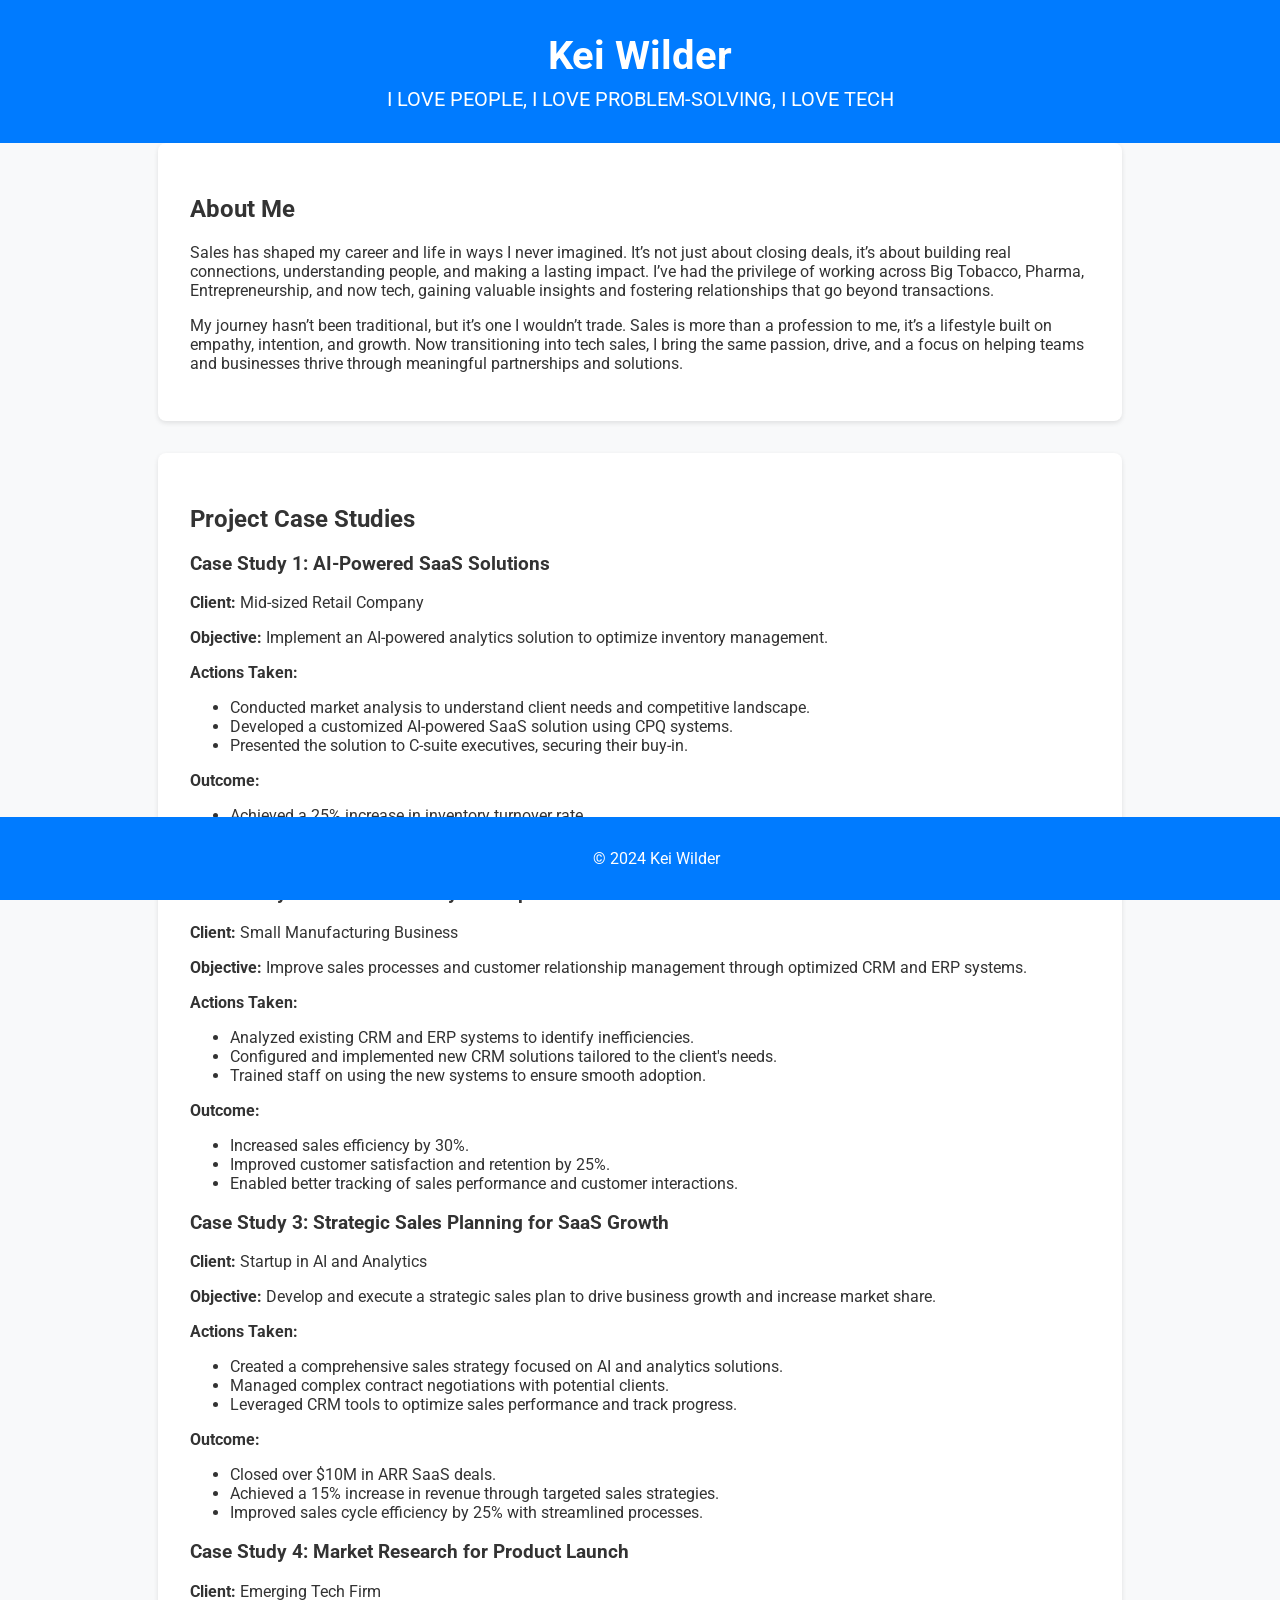
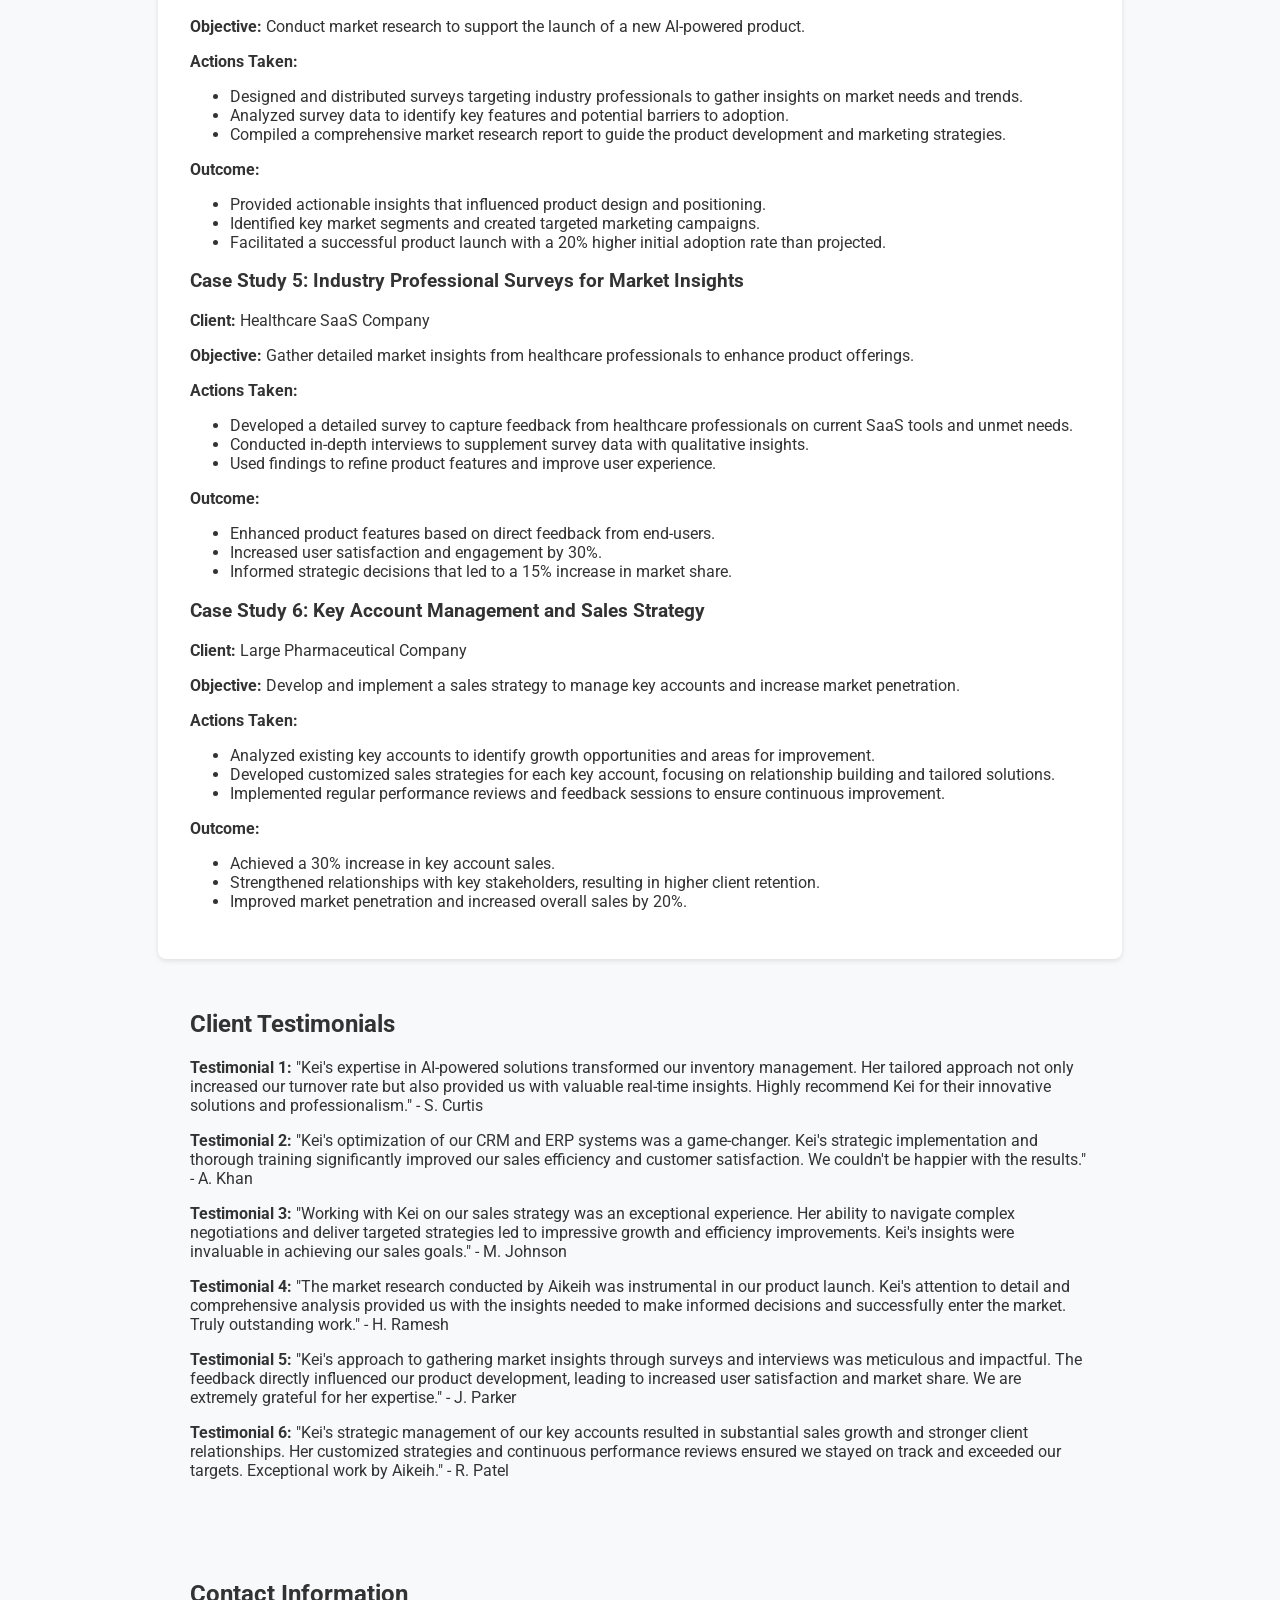
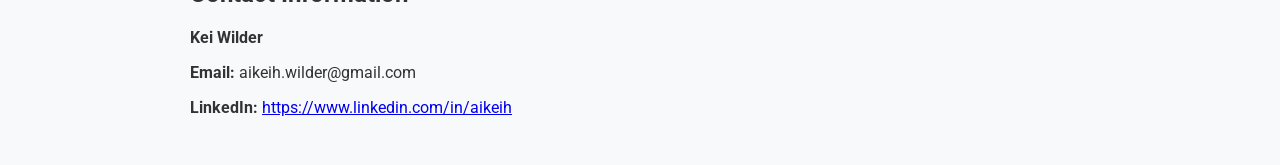
<file: index.html>
<!DOCTYPE html>
<html lang="en">
<head>
    <meta charset="UTF-8">
    <meta name="viewport" content="width=device-width, initial-scale=1.0">
    <title>Kei Wilder Portfolio</title>
    <link href="https://fonts.googleapis.com/css2?family=Roboto:wght@400;700&display=swap" rel="stylesheet">
    <link rel="stylesheet" href="styles.css">
    <link rel="stylesheet" href="https://cdnjs.cloudflare.com/ajax/libs/font-awesome/5.15.3/css/all.min.css">
</head>
<body>
    <header>
        <h1>Kei Wilder</h1>
        <p>I LOVE PEOPLE, I LOVE PROBLEM-SOLVING, I LOVE TECH </p>
    </header>
    <section id="introduction">
    <h2>About Me</h2>
    <p>Sales has shaped my career and life in ways I never imagined. It’s not just about closing deals, it’s about building real connections, understanding people, and making a lasting impact. I’ve had the privilege of working across Big Tobacco, Pharma, Entrepreneurship, and now tech, gaining valuable insights and fostering relationships that go beyond transactions.</p>
    <p>My journey hasn’t been traditional, but it’s one I wouldn’t trade. Sales is more than a profession to me, it’s a lifestyle built on empathy, intention, and growth. Now transitioning into tech sales, I bring the same passion, drive, and a focus on helping teams and businesses thrive through meaningful partnerships and solutions.</p>
</section>
    <section id="case-studies">
        <h2>Project Case Studies</h2>
        <h3>Case Study 1: AI-Powered SaaS Solutions</h3>
        <p><strong>Client:</strong> Mid-sized Retail Company</p>
        <p><strong>Objective:</strong> Implement an AI-powered analytics solution to optimize inventory management.</p>
        <p><strong>Actions Taken:</strong></p>
        <ul>
            <li>Conducted market analysis to understand client needs and competitive landscape.</li>
            <li>Developed a customized AI-powered SaaS solution using CPQ systems.</li>
            <li>Presented the solution to C-suite executives, securing their buy-in.</li>
        </ul>
        <p><strong>Outcome:</strong></p>
        <ul>
            <li>Achieved a 25% increase in inventory turnover rate.</li>
            <li>Reduced excess inventory by 20%.</li>
            <li>Enhanced decision-making with real-time analytics.</li>
        </ul>

        <h3>Case Study 2: CRM and ERP System Optimization</h3>
        <p><strong>Client:</strong> Small Manufacturing Business</p>
        <p><strong>Objective:</strong> Improve sales processes and customer relationship management through optimized CRM and ERP systems.</p>
        <p><strong>Actions Taken:</strong></p>
        <ul>
            <li>Analyzed existing CRM and ERP systems to identify inefficiencies.</li>
            <li>Configured and implemented new CRM solutions tailored to the client's needs.</li>
            <li>Trained staff on using the new systems to ensure smooth adoption.</li>
        </ul>
        <p><strong>Outcome:</strong></p>
        <ul>
            <li>Increased sales efficiency by 30%.</li>
            <li>Improved customer satisfaction and retention by 25%.</li>
            <li>Enabled better tracking of sales performance and customer interactions.</li>
        </ul>

        <h3>Case Study 3: Strategic Sales Planning for SaaS Growth</h3>
        <p><strong>Client:</strong> Startup in AI and Analytics</p>
        <p><strong>Objective:</strong> Develop and execute a strategic sales plan to drive business growth and increase market share.</p>
        <p><strong>Actions Taken:</strong></p>
        <ul>
            <li>Created a comprehensive sales strategy focused on AI and analytics solutions.</li>
            <li>Managed complex contract negotiations with potential clients.</li>
            <li>Leveraged CRM tools to optimize sales performance and track progress.</li>
        </ul>
        <p><strong>Outcome:</strong></p>
        <ul>
            <li>Closed over $10M in ARR SaaS deals.</li>
            <li>Achieved a 15% increase in revenue through targeted sales strategies.</li>
            <li>Improved sales cycle efficiency by 25% with streamlined processes.</li>
        </ul>

        <h3>Case Study 4: Market Research for Product Launch</h3>
        <p><strong>Client:</strong> Emerging Tech Firm</p>
        <p><strong>Objective:</strong> Conduct market research to support the launch of a new AI-powered product.</p>
        <p><strong>Actions Taken:</strong></p>
        <ul>
            <li>Designed and distributed surveys targeting industry professionals to gather insights on market needs and trends.</li>
            <li>Analyzed survey data to identify key features and potential barriers to adoption.</li>
            <li>Compiled a comprehensive market research report to guide the product development and marketing strategies.</li>
        </ul>
        <p><strong>Outcome:</strong></p>
        <ul>
            <li>Provided actionable insights that influenced product design and positioning.</li>
            <li>Identified key market segments and created targeted marketing campaigns.</li>
            <li>Facilitated a successful product launch with a 20% higher initial adoption rate than projected.</li>
        </ul>

        <h3>Case Study 5: Industry Professional Surveys for Market Insights</h3>
        <p><strong>Client:</strong> Healthcare SaaS Company</p>
        <p><strong>Objective:</strong> Gather detailed market insights from healthcare professionals to enhance product offerings.</p>
        <p><strong>Actions Taken:</strong></p>
        <ul>
            <li>Developed a detailed survey to capture feedback from healthcare professionals on current SaaS tools and unmet needs.</li>
            <li>Conducted in-depth interviews to supplement survey data with qualitative insights.</li>
            <li>Used findings to refine product features and improve user experience.</li>
        </ul>
        <p><strong>Outcome:</strong></p>
        <ul>
            <li>Enhanced product features based on direct feedback from end-users.</li>
            <li>Increased user satisfaction and engagement by 30%.</li>
            <li>Informed strategic decisions that led to a 15% increase in market share.</li>
        </ul>

        <h3>Case Study 6: Key Account Management and Sales Strategy</h3>
        <p><strong>Client:</strong> Large Pharmaceutical Company</p>
        <p><strong>Objective:</strong> Develop and implement a sales strategy to manage key accounts and increase market penetration.</p>
        <p><strong>Actions Taken:</strong></p>
        <ul>
            <li>Analyzed existing key accounts to identify growth opportunities and areas for improvement.</li>
            <li>Developed customized sales strategies for each key account, focusing on relationship building and tailored solutions.</li>
            <li>Implemented regular performance reviews and feedback sessions to ensure continuous improvement.</li>
        </ul>
        <p><strong>Outcome:</strong></p>
        <ul>
            <li>Achieved a 30% increase in key account sales.</li>
            <li>Strengthened relationships with key stakeholders, resulting in higher client retention.</li>
            <li>Improved market penetration and increased overall sales by 20%.</li>
        </ul>
    </section>
    <section id="testimonials">
        <h2>Client Testimonials</h2>
        <p><strong>Testimonial 1:</strong> "Kei's expertise in AI-powered solutions transformed our inventory management. Her tailored approach not only increased our turnover rate but also provided us with valuable real-time insights. Highly recommend Kei for their innovative solutions and professionalism." - S. Curtis</p>
        <p><strong>Testimonial 2:</strong> "Kei's optimization of our CRM and ERP systems was a game-changer. Kei's strategic implementation and thorough training significantly improved our sales efficiency and customer satisfaction. We couldn't be happier with the results." - A. Khan</p>
        <p><strong>Testimonial 3:</strong> "Working with Kei on our sales strategy was an exceptional experience. Her ability to navigate complex negotiations and deliver targeted strategies led to impressive growth and efficiency improvements. Kei's insights were invaluable in achieving our sales goals." - M. Johnson</p>
        <p><strong>Testimonial 4:</strong> "The market research conducted by Aikeih was instrumental in our product launch. Kei's attention to detail and comprehensive analysis provided us with the insights needed to make informed decisions and successfully enter the market. Truly outstanding work." - H. Ramesh</p>
        <p><strong>Testimonial 5:</strong> "Kei's approach to gathering market insights through surveys and interviews was meticulous and impactful. The feedback directly influenced our product development, leading to increased user satisfaction and market share. We are extremely grateful for her expertise." - J. Parker</p>
        <p><strong>Testimonial 6:</strong> "Kei's strategic management of our key accounts resulted in substantial sales growth and stronger client relationships. Her customized strategies and continuous performance reviews ensured we stayed on track and exceeded our targets. Exceptional work by Aikeih." - R. Patel</p>
    </section>
    <section id="contact">
        <h2>Contact Information</h2>
        <p><strong>Kei Wilder</strong></p>
        <p><strong>Email:</strong> aikeih.wilder@gmail.com</p>
        <p><strong>LinkedIn:</strong> <a href="https://www.linkedin.com/in/aikeih">https://www.linkedin.com/in/aikeih</a></p>
    </section>
    <footer>
        <p>&copy; 2024 Kei Wilder</p>
    </footer>
</body>
</html>
</file>
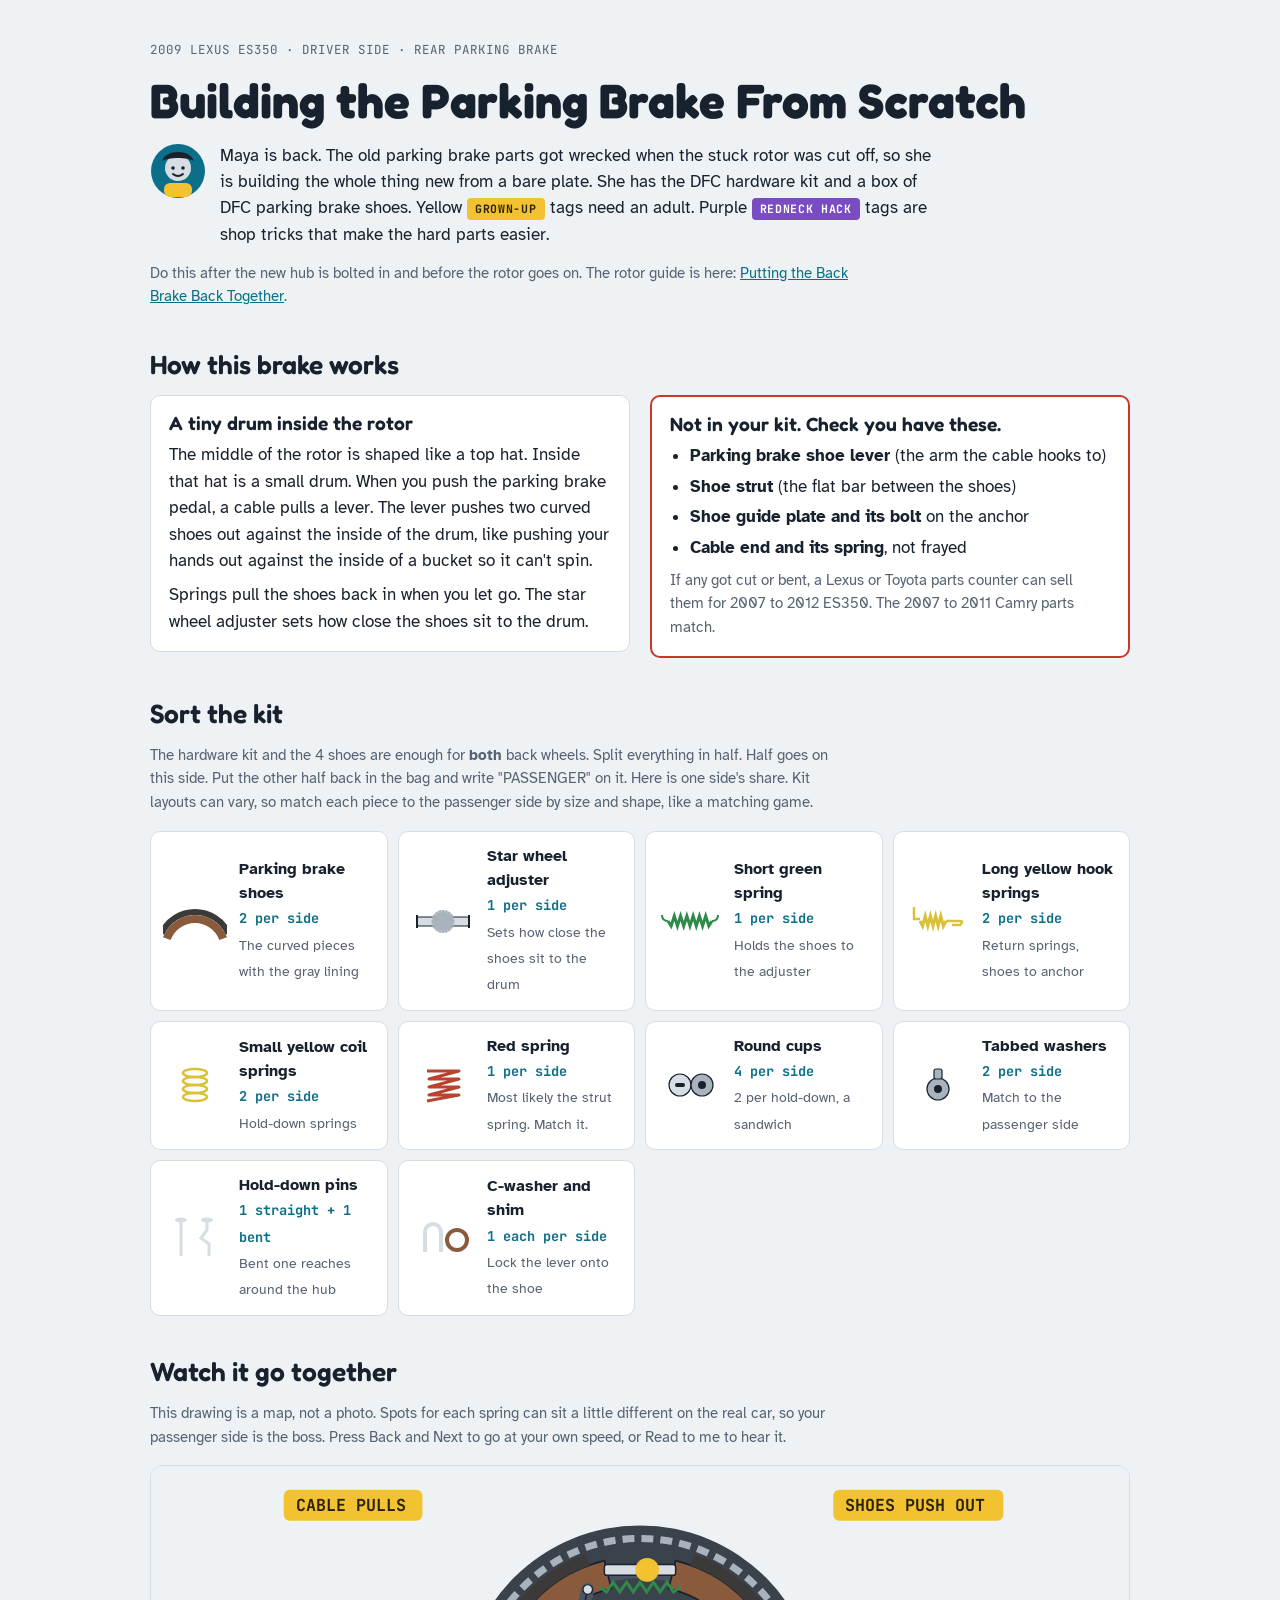
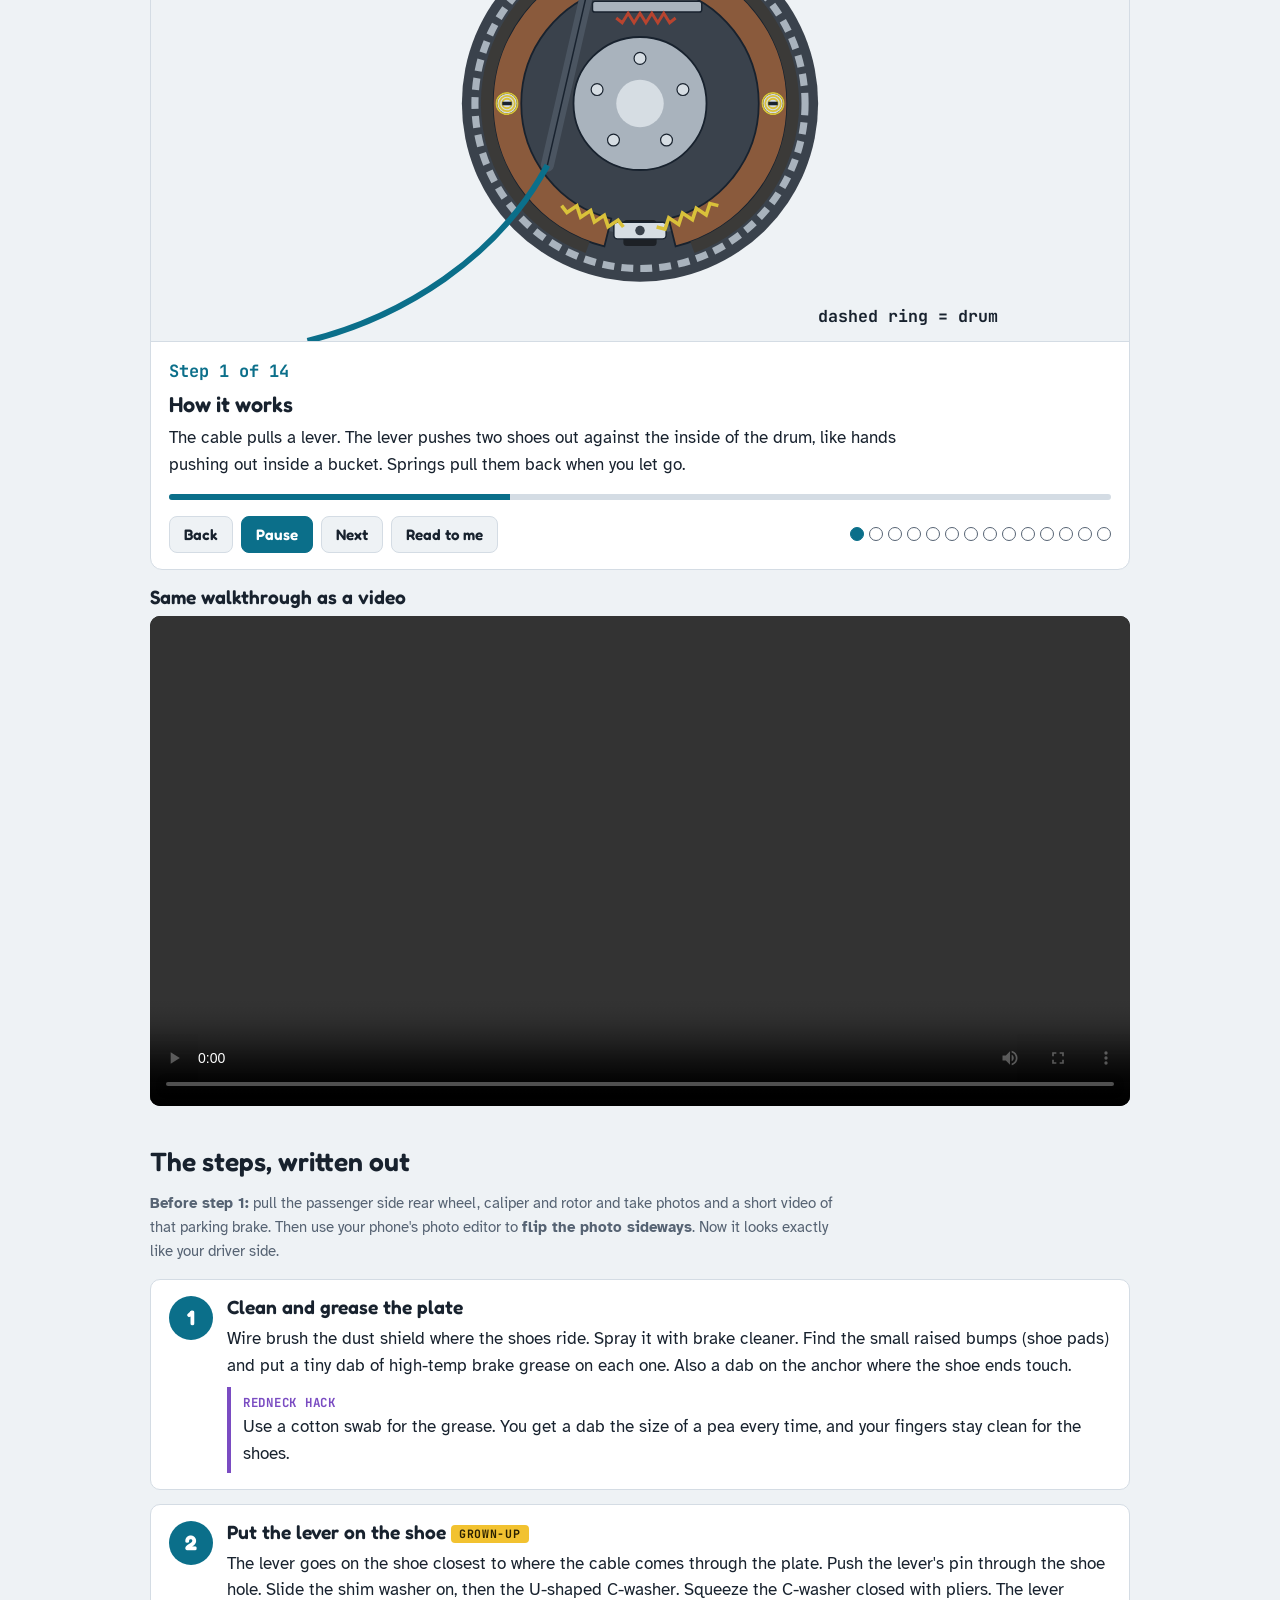
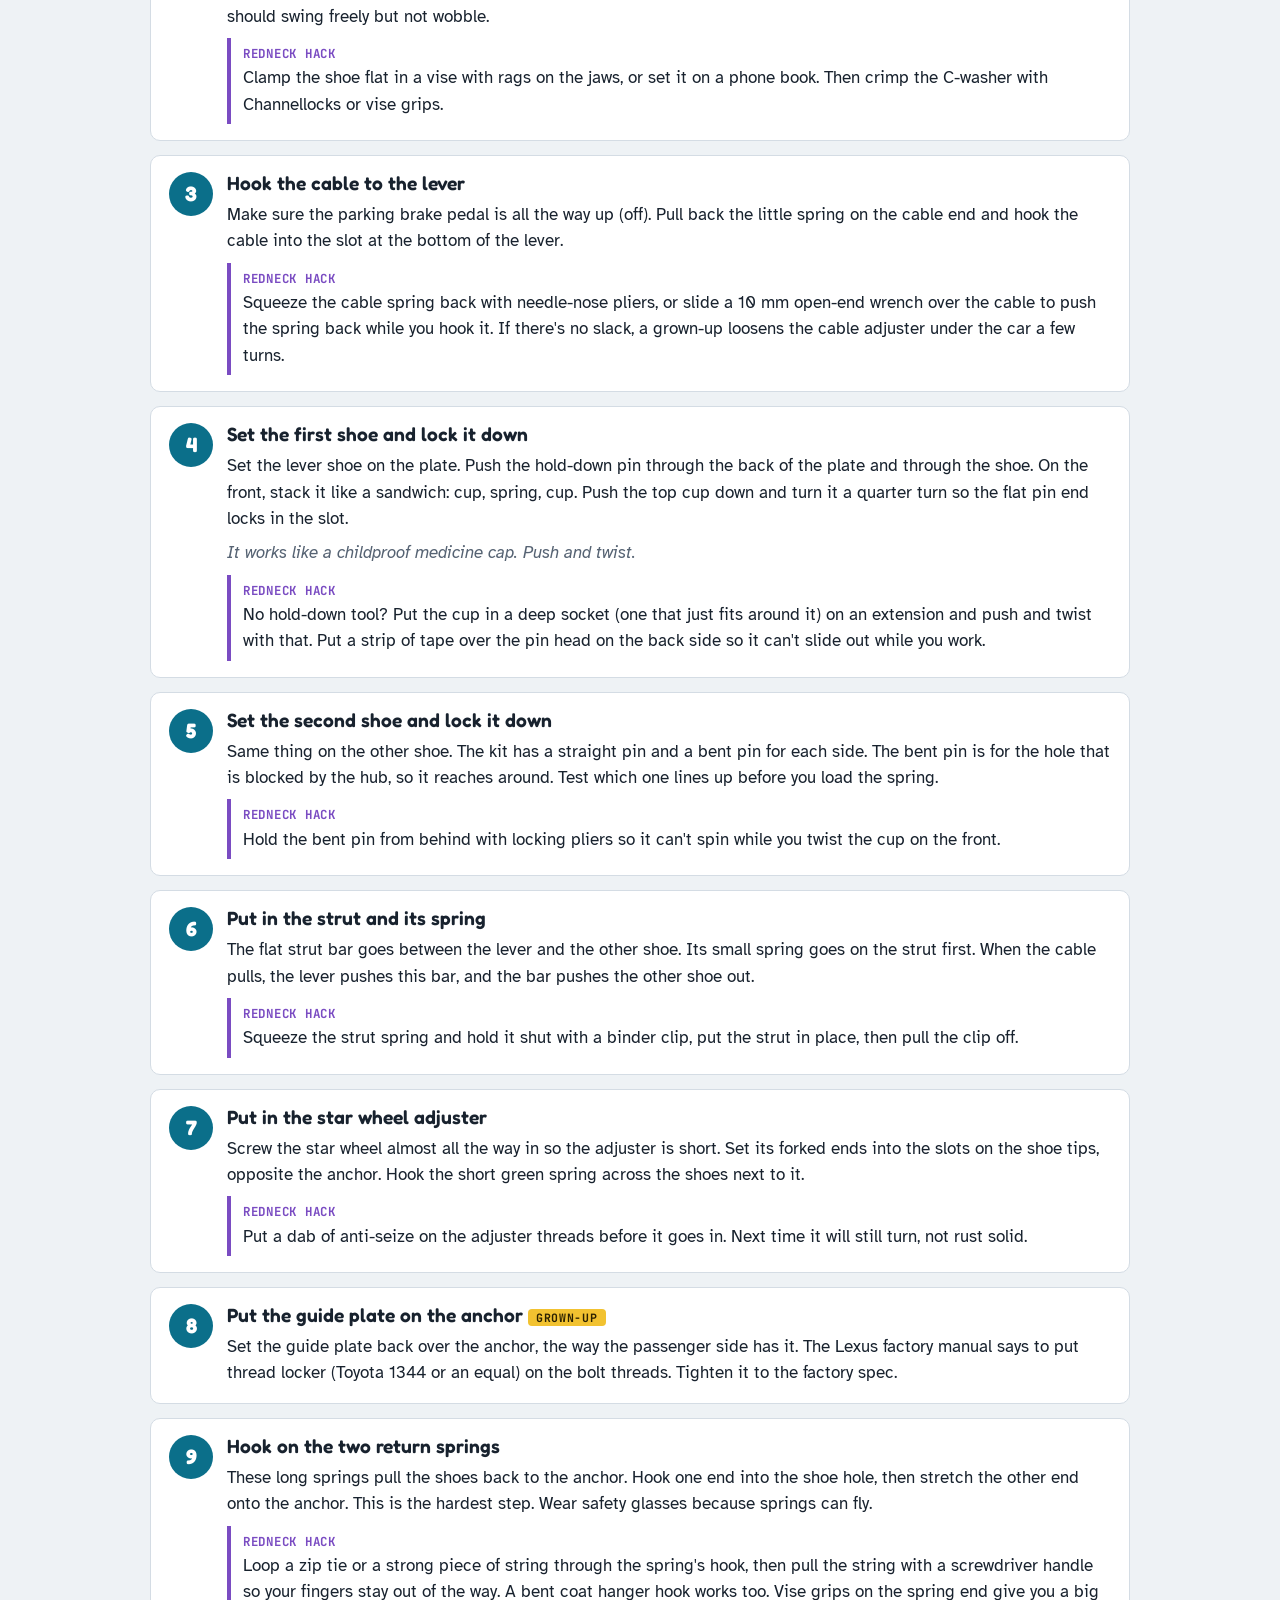
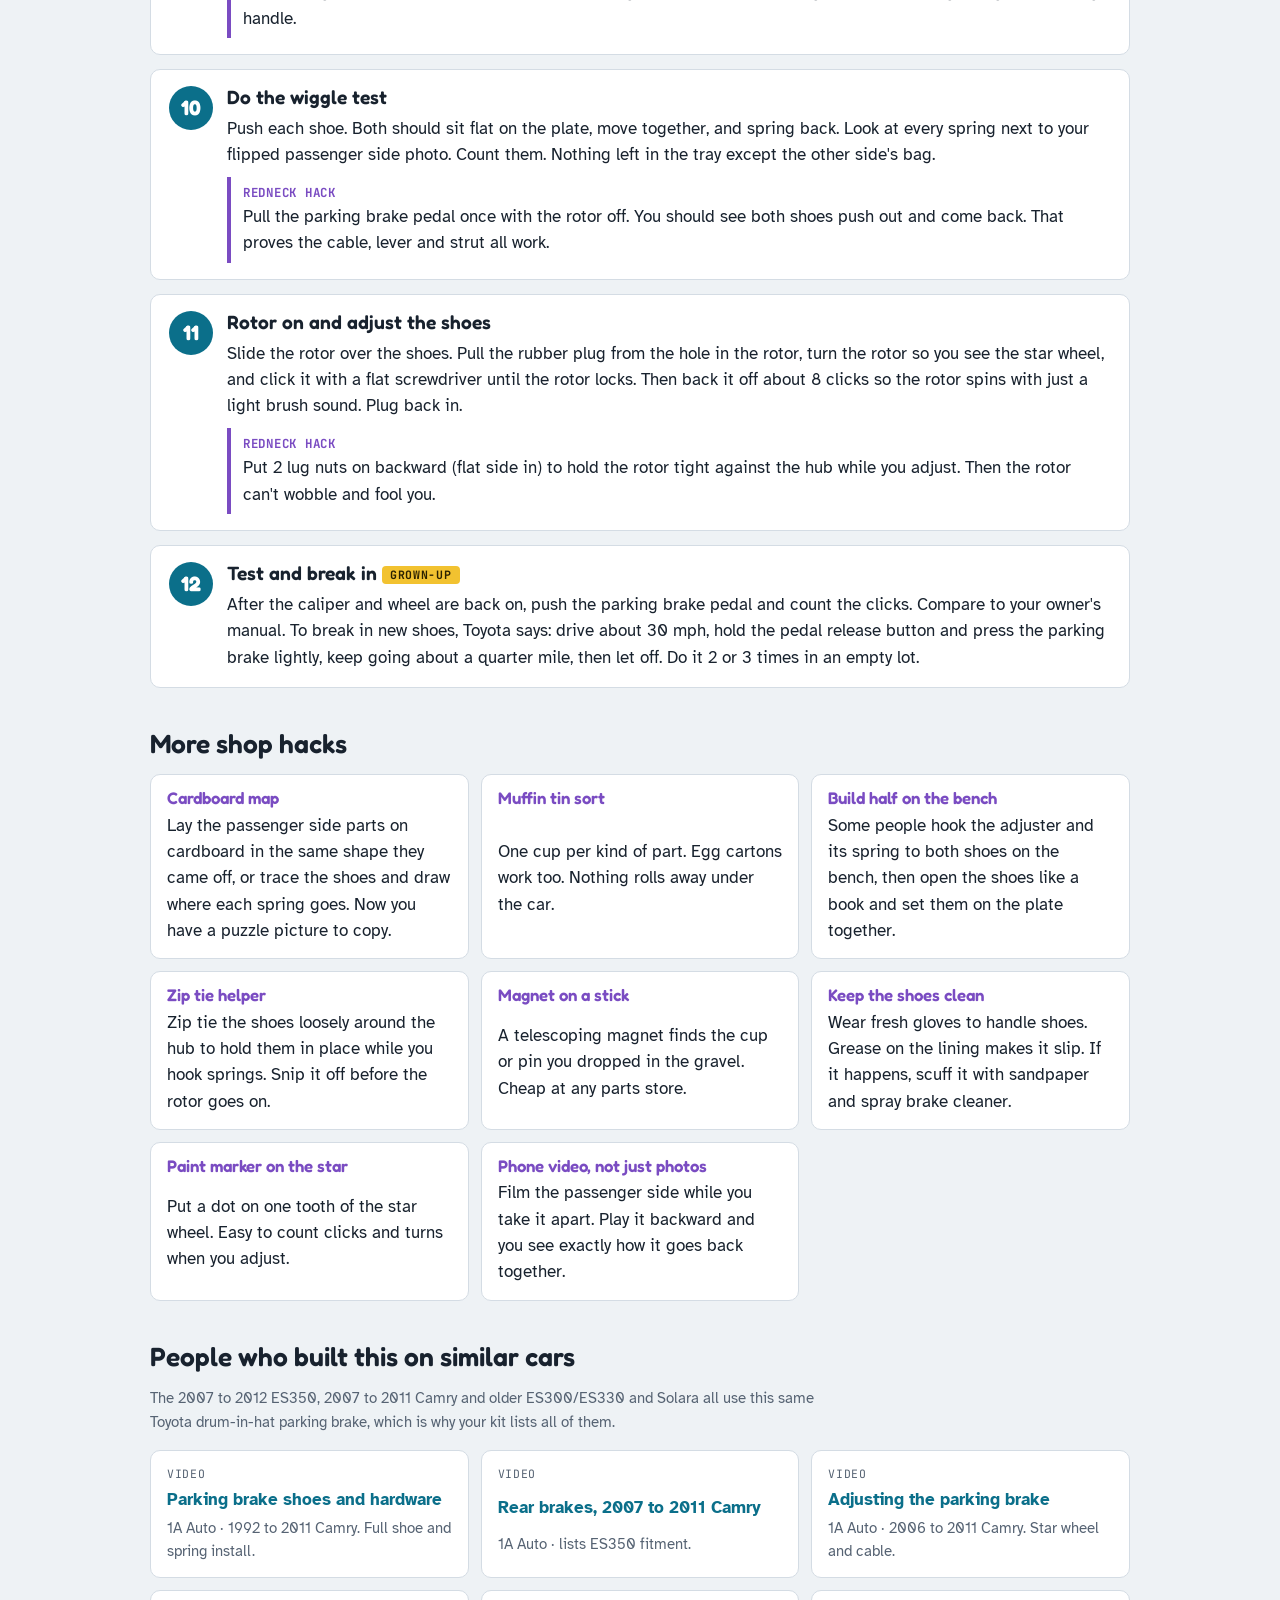
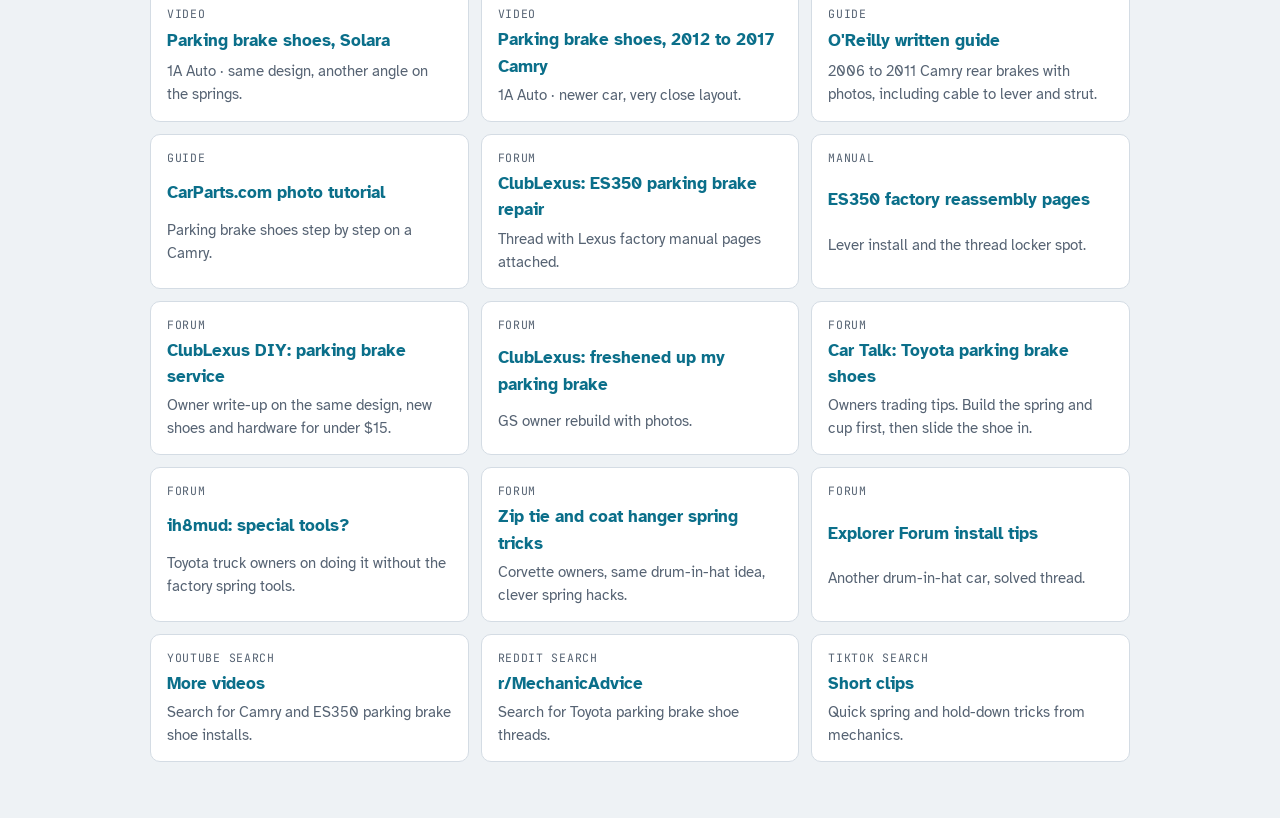
<file: es350-parking-brake/index.html>
<!doctype html>
<html lang="en">
<head>
<meta charset="utf-8">
<meta name="viewport" content="width=device-width, initial-scale=1, viewport-fit=cover">
<title>ES350 Parking Brake Build</title>
<meta name="claude:viewport-fit-sides" content="cover">
<link rel="preconnect" href="https://fonts.googleapis.com">
<link rel="stylesheet" href="https://fonts.googleapis.com/css2?family=Atkinson+Hyperlegible:wght@400;700&family=Fredoka:wght@500;600;700&family=JetBrains+Mono:wght@500;700&display=swap">
<style>
/* Layout: same shop-manual column as the rotor guide. Parts board, animated stage, then job cards with hack callouts */
:root{
  --bg:#eef2f5; --card:#ffffff; --ink:#18222e; --muted:#566373; --line:#d4dce4;
  --accent:#0b6f8a; --accent-ink:#ffffff; --warn:#f2c230; --warn-ink:#2b2100; --stop:#c8372d; --hack:#7a4cc2; --hack-ink:#ffffff;
  --plate:#3a424c; --plate2:#4b5561; --steel:#a9b3bd; --steel2:#d6dde3; --lining:#3b3a38; --web:#8a5a3c; --rotor:#8d969f; --tire:#1d2126;
  --kitY:#d9c13a; --kitG:#2f8a4a; --kitR:#b8442f; --board:#c9a26d;
  --display:"Fredoka", "Trebuchet MS", system-ui, sans-serif;
  --body:"Atkinson Hyperlegible", "Segoe UI", system-ui, sans-serif;
  --mono:"JetBrains Mono", ui-monospace, Menlo, Consolas, monospace;
}
@media (prefers-color-scheme: dark){ :root:not([data-theme="light"]){
  --bg:#11171d; --card:#1a222b; --ink:#e7edf2; --muted:#9fb0bf; --line:#2c3844;
  --accent:#3fb3d1; --accent-ink:#06222b; --stop:#ff6b5f; --hack:#b48cf0; --hack-ink:#1a0d33;
  --plate:#56606b; --plate2:#6a7581; --steel:#b9c3cc; --steel2:#dfe5ea; --lining:#2a2927; --web:#a36d4a; --rotor:#9aa3ac; --tire:#05070a; --board:#8f7350;
  color-scheme:dark }}
:root[data-theme="dark"]{
  --bg:#11171d; --card:#1a222b; --ink:#e7edf2; --muted:#9fb0bf; --line:#2c3844;
  --accent:#3fb3d1; --accent-ink:#06222b; --stop:#ff6b5f; --hack:#b48cf0; --hack-ink:#1a0d33;
  --plate:#56606b; --plate2:#6a7581; --steel:#b9c3cc; --steel2:#dfe5ea; --lining:#2a2927; --web:#a36d4a; --rotor:#9aa3ac; --tire:#05070a; --board:#8f7350;
  color-scheme:dark }
*{box-sizing:border-box}
body{background:var(--bg);color:var(--ink);font-family:var(--body);font-size:17px;line-height:1.55;
  padding-left:max(16px, env(safe-area-inset-left, 0px));padding-right:max(16px, env(safe-area-inset-right, 0px));padding-block:0 48px}
.wrap{max-width:980px;margin:0 auto;display:flex;flex-direction:column;gap:40px}
h1,h2,h3{font-family:var(--display);text-wrap:balance;margin:0;line-height:1.15}
h1{font-size:clamp(2rem,5vw,3rem);font-weight:700}
h2{font-size:1.65rem;font-weight:600}
h3{font-size:1.2rem;font-weight:600}
p{margin:0}
a{color:var(--accent)}
a:focus-visible,button:focus-visible{outline:3px solid var(--warn);outline-offset:2px}
.eyebrow{font-family:var(--mono);font-size:.78rem;letter-spacing:.08em;text-transform:uppercase;color:var(--muted)}
.mono{font-family:var(--mono);font-variant-numeric:tabular-nums}
.tag{display:inline-block;font-family:var(--mono);font-size:.72rem;font-weight:700;letter-spacing:.06em;text-transform:uppercase;padding:2px 8px;border-radius:4px;vertical-align:middle}
.grown{background:var(--warn);color:var(--warn-ink)}
.hackT{background:var(--hack);color:var(--hack-ink)}
section{display:grid;gap:16px}
.note{color:var(--muted);font-size:.95rem;max-width:70ch}

header.hero{padding-top:32px;display:grid;gap:14px}
.meet{display:flex;gap:14px;align-items:flex-start;max-width:72ch}
.meet .face{flex:none;width:56px;height:56px}
.meet p{min-width:0}

.how{display:grid;grid-template-columns:minmax(0,1fr) minmax(0,1fr);gap:20px;align-items:start}
.how .box{background:var(--card);border:1px solid var(--line);border-radius:10px;padding:16px 18px;display:grid;gap:8px}
.missing{border:2px solid var(--stop)!important}
.missing ul{margin:0;padding-left:1.2em;display:grid;gap:4px}

/* parts board */
.kit{display:grid;grid-template-columns:repeat(auto-fill,minmax(200px,1fr));gap:10px}
.kit .p{background:var(--card);border:1px solid var(--line);border-radius:10px;padding:12px;display:grid;grid-template-columns:64px minmax(0,1fr);gap:12px;align-items:center}
.kit svg{width:64px;height:48px}
.kit b{display:block;font-size:.98rem}
.kit span{color:var(--muted);font-size:.88rem}
.kit .cnt{font-family:var(--mono);color:var(--accent);font-weight:700;font-size:.85rem}

/* player */
.player{background:var(--card);border:1px solid var(--line);border-radius:12px;overflow:hidden;display:grid}
.stageBox{background:var(--bg);display:flex;justify-content:center;border-bottom:1px solid var(--line)}
svg.stage{width:100%;max-width:760px;height:auto;display:block}
.cap{display:grid;gap:8px;padding:16px 18px}
.cap .num{font-family:var(--mono);color:var(--accent);font-weight:700}
.cap h3{font-size:1.35rem}
.cap p{max-width:68ch}
.cap .hk{color:var(--hack);font-weight:700}
.bar{height:6px;background:var(--line);border-radius:3px;overflow:hidden}
.bar i{display:block;height:100%;width:0;background:var(--accent)}
.controls{display:flex;gap:8px;flex-wrap:wrap;align-items:center;padding:0 18px 16px}
.controls button{font:600 .95rem var(--display);border:1px solid var(--line);background:var(--bg);color:var(--ink);border-radius:8px;padding:8px 14px;cursor:pointer}
.controls button.primary{background:var(--accent);color:var(--accent-ink);border-color:var(--accent)}
.dots{display:flex;gap:5px;flex-wrap:wrap;margin-left:auto}
.dots button{width:14px;height:14px;padding:0;border-radius:50%;border:1px solid var(--muted);background:transparent;cursor:pointer}
.dots button.on{background:var(--accent);border-color:var(--accent)}
video{width:100%;max-width:100%;border-radius:10px;display:block;background:#000}

/* svg */
.stage text{font-family:var(--mono);font-weight:700}
.lbl{fill:var(--ink);font-size:14px}
.chip rect{fill:var(--warn)} .chip text{fill:var(--warn-ink);font-size:14px}
.chip.h rect{fill:var(--hack)} .chip.h text{fill:var(--hack-ink)}
.layer{opacity:0;transition:opacity .4s}
.layer.on{opacity:1}
.ov{opacity:0;pointer-events:none}
.ov.on{opacity:1}
.enter.fade{animation:fade 1s ease both}
.enter.slideL{animation:slideL 1.1s cubic-bezier(.2,.8,.3,1) both}
.enter.slideR{animation:slideR 1.1s cubic-bezier(.2,.8,.3,1) both}
.enter.drop{animation:drop 1.1s cubic-bezier(.2,.8,.3,1) both;transform-origin:320px 200px}
.enter.pop{animation:pop .9s cubic-bezier(.2,.8,.3,1.4) both;transform-box:fill-box;transform-origin:center}
@keyframes fade{from{opacity:0}to{opacity:1}}
@keyframes slideL{from{opacity:0;transform:translateX(-140px)}to{opacity:1;transform:none}}
@keyframes slideR{from{opacity:0;transform:translateX(140px)}to{opacity:1;transform:none}}
@keyframes drop{from{opacity:0;transform:scale(1.35)}to{opacity:1;transform:scale(1)}}
@keyframes pop{from{opacity:0;transform:scale(.3)}to{opacity:1;transform:scale(1)}}
.ov.on .pulse,.grease.on circle{animation:pulse .8s ease-in-out infinite alternate}
@keyframes pulse{from{opacity:.35}to{opacity:1}}
.ov.on .brush{animation:scrub .5s ease-in-out infinite alternate}
@keyframes scrub{from{transform:translate(-16px,-5px)}to{transform:translate(16px,5px)}}
.ov.on .demoL{animation:pushL 2.4s ease-in-out infinite}
.ov.on .demoR{animation:pushR 2.4s ease-in-out infinite}
.ov.on .demoCable{animation:pull 2.4s ease-in-out infinite}
.ov.on .demoDrum{animation:glow 2.4s ease-in-out infinite}
@keyframes pushL{0%,15%,85%,100%{transform:none}40%,60%{transform:translateX(-7px)}}
@keyframes pushR{0%,15%,85%,100%{transform:none}40%,60%{transform:translateX(7px)}}
@keyframes pull{0%,15%,85%,100%{transform:none}40%,60%{transform:translate(-10px,10px)}}
@keyframes glow{0%,20%,80%,100%{stroke:var(--steel)}40%,60%{stroke:var(--stop)}}
.ov.on .slideIn1{animation:slideIn 1.2s ease .6s both}
.ov.on .slideIn2{animation:slideIn 1.2s ease 2s both}
@keyframes slideIn{from{transform:translateX(220px);opacity:0}to{transform:none;opacity:1}}
.ov.on .squeeze{animation:squeeze 1s ease-in-out 3.4s infinite alternate}
@keyframes squeeze{from{transform:translateY(0)}to{transform:translateY(10px)}}
.ov.on .twist{animation:twist 1.6s ease-in-out infinite;transform-box:fill-box;transform-origin:center}
@keyframes twist{0%,30%{transform:rotate(0)}60%,100%{transform:rotate(90deg)}}
.ov.on .jig{animation:jig .35s ease-in-out infinite alternate}
@keyframes jig{from{transform:translateX(-4px)}to{transform:translateX(4px)}}
.ov.on .press{animation:press 1s ease-in-out infinite;transform-origin:560px 230px}
@keyframes press{0%,100%{transform:rotate(0)}50%{transform:rotate(18deg)}}
.ov.on .stretch{animation:stretch 1.4s ease-in-out infinite alternate}
@keyframes stretch{from{transform:translateX(0)}to{transform:translateX(26px)}}
.rot.turn{animation:spin2 4s linear infinite;transform-origin:320px 200px}
@keyframes spin2{to{transform:rotate(360deg)}}
#cableEnd{transition:transform 1.4s cubic-bezier(.3,.7,.3,1)}

/* job cards */
.steps{list-style:none;margin:0;padding:0;display:grid;gap:14px;counter-reset:s}
.steps li{background:var(--card);border:1px solid var(--line);border-radius:10px;padding:16px 18px;display:grid;grid-template-columns:44px minmax(0,1fr);gap:14px}
.steps li::before{counter-increment:s;content:counter(s);font:700 1.3rem/44px var(--display);width:44px;height:44px;border-radius:50%;background:var(--accent);color:var(--accent-ink);text-align:center}
.steps .body{display:grid;gap:8px;min-width:0}
.steps .like{color:var(--muted);font-style:italic}
.hack{border-left:4px solid var(--hack);padding:6px 0 6px 12px;display:grid;gap:2px}
.hack b{color:var(--hack);font-family:var(--mono);font-size:.78rem;letter-spacing:.06em;text-transform:uppercase}
.hacks{display:grid;grid-template-columns:repeat(auto-fit,minmax(260px,1fr));gap:12px}
.hacks div{background:var(--card);border:1px solid var(--line);border-radius:10px;padding:14px 16px;display:grid;gap:4px}
.hacks h3{font-size:1.05rem;color:var(--hack)}
.links{display:grid;grid-template-columns:repeat(auto-fit,minmax(280px,1fr));gap:12px}
.links a{display:grid;gap:4px;text-decoration:none;color:var(--ink);background:var(--card);border:1px solid var(--line);border-radius:10px;padding:14px 16px}
.links a:hover{border-color:var(--accent)}
.links b{color:var(--accent)}
.links span{color:var(--muted);font-size:.93rem}
.links .kind{font-family:var(--mono);font-size:.72rem;letter-spacing:.06em;text-transform:uppercase;color:var(--muted)}

body.rec{padding:0;overflow:hidden}
body.rec .wrap>*:not(#walk){display:none}
body.rec .wrap{max-width:none;gap:0}
body.rec #walk>h2,body.rec #walk>.note,body.rec .controls,body.rec #videoBlock{display:none}
body.rec .player{border:0;border-radius:0;grid-template-columns:780px 1fr;height:720px}
body.rec .stageBox{align-items:center;border:0}
body.rec svg.stage{max-width:780px}
body.rec .cap{align-content:center;padding:40px 44px;gap:18px}
body.rec .cap h3{font-size:2.1rem}
body.rec .cap p{font-size:1.25rem}

@media (max-width:760px){ .how{grid-template-columns:1fr} }
@media (prefers-reduced-motion:reduce){ *{animation-duration:.01ms!important;animation-iteration-count:1!important;transition:none!important} }
</style>
</head>
<body>


<div class="wrap">

<header class="hero">
  <div class="eyebrow">2009 Lexus ES350 · driver side · rear parking brake</div>
  <h1>Building the Parking Brake From Scratch</h1>
  <div class="meet">
    <svg class="face" viewBox="0 0 56 56" aria-hidden="true"><circle cx="28" cy="28" r="27" fill="var(--accent)"/><circle cx="28" cy="25" r="13" fill="var(--steel2)"/><path d="M12 18c4-12 28-12 32 0c-6-4-26-4-32 0z" fill="var(--ink)"/><circle cx="23" cy="25" r="1.8" fill="var(--ink)"/><circle cx="33" cy="25" r="1.8" fill="var(--ink)"/><path d="M23 31q5 4 10 0" stroke="var(--ink)" stroke-width="2" fill="none" stroke-linecap="round"/><rect x="14" y="40" width="28" height="14" rx="6" fill="var(--warn)"/></svg>
    <p>Maya is back. The old parking brake parts got wrecked when the stuck rotor was cut off, so she is building the whole thing new from a bare plate. She has the DFC hardware kit and a box of DFC parking brake shoes. Yellow <span class="tag grown">Grown-up</span> tags need an adult. Purple <span class="tag hackT">Redneck hack</span> tags are shop tricks that make the hard parts easier.</p>
  </div>
  <p class="note">Do this after the new hub is bolted in and before the rotor goes on. The rotor guide is here: <a href="https://claude.ai/artifact/Pw8PM76UqpwGi898ST7J37" target="_blank" rel="noopener">Putting the Back Brake Back Together</a>.</p>
</header>

<section aria-labelledby="howH">
  <h2 id="howH">How this brake works</h2>
  <div class="how">
    <div class="box">
      <h3>A tiny drum inside the rotor</h3>
      <p>The middle of the rotor is shaped like a top hat. Inside that hat is a small drum. When you push the parking brake pedal, a cable pulls a lever. The lever pushes two curved shoes out against the inside of the drum, like pushing your hands out against the inside of a bucket so it can't spin.</p>
      <p>Springs pull the shoes back in when you let go. The star wheel adjuster sets how close the shoes sit to the drum.</p>
    </div>
    <div class="box missing">
      <h3>Not in your kit. Check you have these.</h3>
      <ul>
        <li><b>Parking brake shoe lever</b> (the arm the cable hooks to)</li>
        <li><b>Shoe strut</b> (the flat bar between the shoes)</li>
        <li><b>Shoe guide plate and its bolt</b> on the anchor</li>
        <li><b>Cable end and its spring</b>, not frayed</li>
      </ul>
      <p class="note">If any got cut or bent, a Lexus or Toyota parts counter can sell them for 2007 to 2012 ES350. The 2007 to 2011 Camry parts match.</p>
    </div>
  </div>
</section>

<section aria-labelledby="kitH">
  <h2 id="kitH">Sort the kit</h2>
  <p class="note">The hardware kit and the 4 shoes are enough for <b>both</b> back wheels. Split everything in half. Half goes on this side. Put the other half back in the bag and write "PASSENGER" on it. Here is one side's share. Kit layouts can vary, so match each piece to the passenger side by size and shape, like a matching game.</p>
  <div class="kit" id="kit"></div>
</section>

<section id="walk" aria-labelledby="walkH">
  <h2 id="walkH">Watch it go together</h2>
  <p class="note">This drawing is a map, not a photo. Spots for each spring can sit a little different on the real car, so your passenger side is the boss. Press Back and Next to go at your own speed, or Read to me to hear it.</p>
  <div class="player">
    <div class="stageBox"><svg class="stage" id="stage" viewBox="0 0 640 400" role="img" aria-label="Animated drawing of the parking brake being built step by step"></svg></div>
    <div class="cap" aria-live="polite">
      <span class="num" id="capNum">Step 1 of 14</span>
      <h3 id="capTitle"></h3>
      <p id="capText"></p>
      <p class="hk" id="capHack"></p>
      <div class="bar"><i id="barFill"></i></div>
    </div>
    <div class="controls">
      <button id="prev" type="button">Back</button>
      <button id="play" type="button" class="primary">Pause</button>
      <button id="next" type="button">Next</button>
      <button id="speak" type="button" aria-pressed="false">Read to me</button>
      <div class="dots" id="dots"></div>
    </div>
  </div>
  <div id="videoBlock" style="display:grid;gap:8px">
    <h3>Same walkthrough as a video</h3>
    <video controls preload="metadata" src="parking-brake-walkthrough.mp4"></video>
  </div>
</section>

<section aria-labelledby="stepsH">
  <h2 id="stepsH">The steps, written out</h2>
  <p class="note"><b>Before step 1:</b> pull the passenger side rear wheel, caliper and rotor and take photos and a short video of that parking brake. Then use your phone's photo editor to <b>flip the photo sideways</b>. Now it looks exactly like your driver side.</p>
  <ol class="steps">
    <li><div class="body"><h3>Clean and grease the plate</h3>
      <p>Wire brush the dust shield where the shoes ride. Spray it with brake cleaner. Find the small raised bumps (shoe pads) and put a tiny dab of high-temp brake grease on each one. Also a dab on the anchor where the shoe ends touch.</p>
      <div class="hack"><b>Redneck hack</b><span>Use a cotton swab for the grease. You get a dab the size of a pea every time, and your fingers stay clean for the shoes.</span></div></div></li>
    <li><div class="body"><h3>Put the lever on the shoe <span class="tag grown">Grown-up</span></h3>
      <p>The lever goes on the shoe closest to where the cable comes through the plate. Push the lever's pin through the shoe hole. Slide the shim washer on, then the U-shaped C-washer. Squeeze the C-washer closed with pliers. The lever should swing freely but not wobble.</p>
      <div class="hack"><b>Redneck hack</b><span>Clamp the shoe flat in a vise with rags on the jaws, or set it on a phone book. Then crimp the C-washer with Channellocks or vise grips.</span></div></div></li>
    <li><div class="body"><h3>Hook the cable to the lever</h3>
      <p>Make sure the parking brake pedal is all the way up (off). Pull back the little spring on the cable end and hook the cable into the slot at the bottom of the lever.</p>
      <div class="hack"><b>Redneck hack</b><span>Squeeze the cable spring back with needle-nose pliers, or slide a 10 mm open-end wrench over the cable to push the spring back while you hook it. If there's no slack, a grown-up loosens the cable adjuster under the car a few turns.</span></div></div></li>
    <li><div class="body"><h3>Set the first shoe and lock it down</h3>
      <p>Set the lever shoe on the plate. Push the hold-down pin through the back of the plate and through the shoe. On the front, stack it like a sandwich: cup, spring, cup. Push the top cup down and turn it a quarter turn so the flat pin end locks in the slot.</p>
      <p class="like">It works like a childproof medicine cap. Push and twist.</p>
      <div class="hack"><b>Redneck hack</b><span>No hold-down tool? Put the cup in a deep socket (one that just fits around it) on an extension and push and twist with that. Put a strip of tape over the pin head on the back side so it can't slide out while you work.</span></div></div></li>
    <li><div class="body"><h3>Set the second shoe and lock it down</h3>
      <p>Same thing on the other shoe. The kit has a straight pin and a bent pin for each side. The bent pin is for the hole that is blocked by the hub, so it reaches around. Test which one lines up before you load the spring.</p>
      <div class="hack"><b>Redneck hack</b><span>Hold the bent pin from behind with locking pliers so it can't spin while you twist the cup on the front.</span></div></div></li>
    <li><div class="body"><h3>Put in the strut and its spring</h3>
      <p>The flat strut bar goes between the lever and the other shoe. Its small spring goes on the strut first. When the cable pulls, the lever pushes this bar, and the bar pushes the other shoe out.</p>
      <div class="hack"><b>Redneck hack</b><span>Squeeze the strut spring and hold it shut with a binder clip, put the strut in place, then pull the clip off.</span></div></div></li>
    <li><div class="body"><h3>Put in the star wheel adjuster</h3>
      <p>Screw the star wheel almost all the way in so the adjuster is short. Set its forked ends into the slots on the shoe tips, opposite the anchor. Hook the short green spring across the shoes next to it.</p>
      <div class="hack"><b>Redneck hack</b><span>Put a dab of anti-seize on the adjuster threads before it goes in. Next time it will still turn, not rust solid.</span></div></div></li>
    <li><div class="body"><h3>Put the guide plate on the anchor <span class="tag grown">Grown-up</span></h3>
      <p>Set the guide plate back over the anchor, the way the passenger side has it. The Lexus factory manual says to put thread locker (Toyota 1344 or an equal) on the bolt threads. Tighten it to the factory spec.</p></div></li>
    <li><div class="body"><h3>Hook on the two return springs</h3>
      <p>These long springs pull the shoes back to the anchor. Hook one end into the shoe hole, then stretch the other end onto the anchor. This is the hardest step. Wear safety glasses because springs can fly.</p>
      <div class="hack"><b>Redneck hack</b><span>Loop a zip tie or a strong piece of string through the spring's hook, then pull the string with a screwdriver handle so your fingers stay out of the way. A bent coat hanger hook works too. Vise grips on the spring end give you a big handle.</span></div></div></li>
    <li><div class="body"><h3>Do the wiggle test</h3>
      <p>Push each shoe. Both should sit flat on the plate, move together, and spring back. Look at every spring next to your flipped passenger side photo. Count them. Nothing left in the tray except the other side's bag.</p>
      <div class="hack"><b>Redneck hack</b><span>Pull the parking brake pedal once with the rotor off. You should see both shoes push out and come back. That proves the cable, lever and strut all work.</span></div></div></li>
    <li><div class="body"><h3>Rotor on and adjust the shoes</h3>
      <p>Slide the rotor over the shoes. Pull the rubber plug from the hole in the rotor, turn the rotor so you see the star wheel, and click it with a flat screwdriver until the rotor locks. Then back it off about 8 clicks so the rotor spins with just a light brush sound. Plug back in.</p>
      <div class="hack"><b>Redneck hack</b><span>Put 2 lug nuts on backward (flat side in) to hold the rotor tight against the hub while you adjust. Then the rotor can't wobble and fool you.</span></div></div></li>
    <li><div class="body"><h3>Test and break in <span class="tag grown">Grown-up</span></h3>
      <p>After the caliper and wheel are back on, push the parking brake pedal and count the clicks. Compare to your owner's manual. To break in new shoes, Toyota says: drive about 30 mph, hold the pedal release button and press the parking brake lightly, keep going about a quarter mile, then let off. Do it 2 or 3 times in an empty lot.</p></div></li>
  </ol>
</section>

<section aria-labelledby="hacksH">
  <h2 id="hacksH">More shop hacks</h2>
  <div class="hacks">
    <div><h3>Cardboard map</h3><p>Lay the passenger side parts on cardboard in the same shape they came off, or trace the shoes and draw where each spring goes. Now you have a puzzle picture to copy.</p></div>
    <div><h3>Muffin tin sort</h3><p>One cup per kind of part. Egg cartons work too. Nothing rolls away under the car.</p></div>
    <div><h3>Build half on the bench</h3><p>Some people hook the adjuster and its spring to both shoes on the bench, then open the shoes like a book and set them on the plate together.</p></div>
    <div><h3>Zip tie helper</h3><p>Zip tie the shoes loosely around the hub to hold them in place while you hook springs. Snip it off before the rotor goes on.</p></div>
    <div><h3>Magnet on a stick</h3><p>A telescoping magnet finds the cup or pin you dropped in the gravel. Cheap at any parts store.</p></div>
    <div><h3>Keep the shoes clean</h3><p>Wear fresh gloves to handle shoes. Grease on the lining makes it slip. If it happens, scuff it with sandpaper and spray brake cleaner.</p></div>
    <div><h3>Paint marker on the star</h3><p>Put a dot on one tooth of the star wheel. Easy to count clicks and turns when you adjust.</p></div>
    <div><h3>Phone video, not just photos</h3><p>Film the passenger side while you take it apart. Play it backward and you see exactly how it goes back together.</p></div>
  </div>
</section>

<section aria-labelledby="linksH">
  <h2 id="linksH">People who built this on similar cars</h2>
  <p class="note">The 2007 to 2012 ES350, 2007 to 2011 Camry and older ES300/ES330 and Solara all use this same Toyota drum-in-hat parking brake, which is why your kit lists all of them.</p>
  <div class="links">
    <a href="https://1aauto.com/how-to-replace-parking-brake-shoes-and-hardware-92-11-toyota-camry/video/46591" target="_blank" rel="noopener"><span class="kind">Video</span><b>Parking brake shoes and hardware</b><span>1A Auto · 1992 to 2011 Camry. Full shoe and spring install.</span></a>
    <a href="https://www.1aauto.com/how-to-replace-rear-brakes-2007-2011-toyota-camry/video/63119" target="_blank" rel="noopener"><span class="kind">Video</span><b>Rear brakes, 2007 to 2011 Camry</b><span>1A Auto · lists ES350 fitment.</span></a>
    <a href="https://www.1aauto.com/how-to-adjust-parking-brake-06-11-toyota-camry/video/52353" target="_blank" rel="noopener"><span class="kind">Video</span><b>Adjusting the parking brake</b><span>1A Auto · 2006 to 2011 Camry. Star wheel and cable.</span></a>
    <a href="https://1aauto.com/how-to-replace-parking-brake-shoes-1999-2003-toyota-solara/video/54885" target="_blank" rel="noopener"><span class="kind">Video</span><b>Parking brake shoes, Solara</b><span>1A Auto · same design, another angle on the springs.</span></a>
    <a href="https://www.1aauto.com/how-to-replace-parking-brake-shoes-2012-2017-toyota-camry/video/58685" target="_blank" rel="noopener"><span class="kind">Video</span><b>Parking brake shoes, 2012 to 2017 Camry</b><span>1A Auto · newer car, very close layout.</span></a>
    <a href="https://www.oreillyauto.com/how-to-hub/06-11-Camry-rear-brakes-replacement" target="_blank" rel="noopener"><span class="kind">Guide</span><b>O'Reilly written guide</b><span>2006 to 2011 Camry rear brakes with photos, including cable to lever and strut.</span></a>
    <a href="https://www.carparts.com/blog/tutorials/toyota/camry/how-to-replace-the-parking-brake-shoes-2011-2017-toyota-camry/" target="_blank" rel="noopener"><span class="kind">Guide</span><b>CarParts.com photo tutorial</b><span>Parking brake shoes step by step on a Camry.</span></a>
    <a href="https://www.clublexus.com/forums/es-5th-gen-2007-2012/706965-parking-brake-repair.html" target="_blank" rel="noopener"><span class="kind">Forum</span><b>ClubLexus: ES350 parking brake repair</b><span>Thread with Lexus factory manual pages attached.</span></a>
    <a href="https://www.clublexus.com/forums/attachments/es-5th-gen-2007-2012/295547d1377528357-parking-brake-repair-04.pdf" target="_blank" rel="noopener"><span class="kind">Manual</span><b>ES350 factory reassembly pages</b><span>Lever install and the thread locker spot.</span></a>
    <a href="https://www.clublexus.com/forums/es-1st-to-4th-gen-1990-2006/737269-diy-parking-brake-service-replacement.html" target="_blank" rel="noopener"><span class="kind">Forum</span><b>ClubLexus DIY: parking brake service</b><span>Owner write-up on the same design, new shoes and hardware for under $15.</span></a>
    <a href="https://clublexus.com/forums/gs-3rd-gen-2006-2011/902874-freshened-up-my-parking-brake.html" target="_blank" rel="noopener"><span class="kind">Forum</span><b>ClubLexus: freshened up my parking brake</b><span>GS owner rebuild with photos.</span></a>
    <a href="https://community.cartalk.com/t/has-anyone-attempted-to-replace-the-parking-brake-shoes-on-a-toyota/91319" target="_blank" rel="noopener"><span class="kind">Forum</span><b>Car Talk: Toyota parking brake shoes</b><span>Owners trading tips. Build the spring and cup first, then slide the shoe in.</span></a>
    <a href="https://forum.ih8mud.com/threads/parking-brake-shoe-replacement-special-tools.1298068/" target="_blank" rel="noopener"><span class="kind">Forum</span><b>ih8mud: special tools?</b><span>Toyota truck owners on doing it without the factory spring tools.</span></a>
    <a href="https://www.corvetteforum.com/forums/c6-tech-performance/2682302-need-help-with-parking-brake-spring.html" target="_blank" rel="noopener"><span class="kind">Forum</span><b>Zip tie and coat hanger spring tricks</b><span>Corvette owners, same drum-in-hat idea, clever spring hacks.</span></a>
    <a href="https://www.explorerforum.com/forums/threads/parking-brake-shoe-installation-tips.486071/post-3825293" target="_blank" rel="noopener"><span class="kind">Forum</span><b>Explorer Forum install tips</b><span>Another drum-in-hat car, solved thread.</span></a>
    <a href="https://www.youtube.com/results?search_query=2007+camry+es350+parking+brake+shoes+install" target="_blank" rel="noopener"><span class="kind">YouTube search</span><b>More videos</b><span>Search for Camry and ES350 parking brake shoe installs.</span></a>
    <a href="https://www.reddit.com/r/MechanicAdvice/search/?q=toyota%20parking%20brake%20shoes" target="_blank" rel="noopener"><span class="kind">Reddit search</span><b>r/MechanicAdvice</b><span>Search for Toyota parking brake shoe threads.</span></a>
    <a href="https://www.tiktok.com/search?q=parking%20brake%20shoes%20drum%20in%20hat" target="_blank" rel="noopener"><span class="kind">TikTok search</span><b>Short clips</b><span>Quick spring and hold-down tricks from mechanics.</span></a>
  </div>
</section>

</div>

<script>
(function(){
const NS='http://www.w3.org/2000/svg', C={x:320,y:200};
function el(tag,attrs,parent){const e=document.createElementNS(NS,tag);for(const k in attrs)e.setAttribute(k,attrs[k]);if(parent)parent.appendChild(e);return e}
function pt(r,deg){const a=deg*Math.PI/180;return [C.x+r*Math.cos(a),C.y+r*Math.sin(a)]}
function arcBand(r1,r2,a1,a2,cx,cy){cx=cx??C.x;cy=cy??C.y;const P=(r,d)=>[cx+r*Math.cos(d*Math.PI/180),cy+r*Math.sin(d*Math.PI/180)];
  const [x1,y1]=P(r2,a1),[x2,y2]=P(r2,a2),[x3,y3]=P(r1,a2),[x4,y4]=P(r1,a1);const lg=((a2-a1+360)%360)>180?1:0;
  return `M${x1} ${y1}A${r2} ${r2} 0 ${lg} 1 ${x2} ${y2}L${x3} ${y3}A${r1} ${r1} 0 ${lg} 0 ${x4} ${y4}Z`}
function zig(x1,y1,x2,y2,n,amp){const dx=x2-x1,dy=y2-y1,len=Math.hypot(dx,dy),nx=-dy/len,ny=dx/len;let d=`M${x1} ${y1}`;
  for(let i=1;i<n;i++){const t=i/n,s=(i%2?1:-1)*amp;d+=`L${x1+dx*t+nx*s} ${y1+dy*t+ny*s}`}return d+`L${x2} ${y2}`}
function chip(svg,x,y,txt,parent,hack){const g=el('g',{class:'chip'+(hack?' h':'')},parent);const w=txt.length*8.8+20;if(x>200)x=626-w;el('rect',{x:x,y:y,width:w,height:26,rx:5},g);el('text',{x:x+10,y:y+18},g).textContent=txt;return g}

/* ---------- part icons (shared by kit board + stage) ---------- */
const ICON={
 shoe:(g)=>{el('path',{d:arcBand(26,34,200,340,32,52),fill:'var(--web)'},g);el('path',{d:arcBand(34,40,205,335,32,52),fill:'var(--lining)'},g)},
 adjuster:(g)=>{el('rect',{x:6,y:20,width:52,height:9,rx:2,fill:'var(--steel2)',stroke:'var(--ink)','stroke-width':1.2},g);for(let i=0;i<10;i++)el('rect',{x:30.5,y:13,width:3,height:23,fill:'var(--steel)',transform:`rotate(${i*18} 32 24.5)`},g);el('path',{d:'M6 18v13M58 18v13',stroke:'var(--ink)','stroke-width':2},g)},
 green:(g)=>{el('path',{d:zig(10,24,54,24,14,5),fill:'none',stroke:'var(--kitG)','stroke-width':3},g);el('path',{d:'M10 24q-6 0 -6 -6M54 24q6 0 6 -6',fill:'none',stroke:'var(--kitG)','stroke-width':2},g)},
 hook:(g)=>{el('path',{d:'M8 10v12h6',fill:'none',stroke:'var(--kitY)','stroke-width':2.5},g);el('path',{d:zig(14,24,40,24,10,5),fill:'none',stroke:'var(--kitY)','stroke-width':3},g);el('path',{d:'M40 24h14q4 0 0 4h-8',fill:'none',stroke:'var(--kitY)','stroke-width':2.5},g)},
 coil:(g)=>{for(let i=0;i<4;i++)el('ellipse',{cx:32,cy:12+i*8,rx:12,ry:4,fill:'none',stroke:'var(--kitY)','stroke-width':2.5},g)},
 red:(g)=>{el('path',{d:'M16 10h32L18 18h30L18 26h30L18 34h30L16 40',fill:'none',stroke:'var(--kitR)','stroke-width':3,'stroke-linejoin':'round'},g)},
 cup:(g)=>{el('circle',{cx:22,cy:24,r:11,fill:'var(--steel2)',stroke:'var(--ink)','stroke-width':1.2},g);el('rect',{x:17,y:22,width:10,height:4,rx:2,fill:'var(--ink)'},g);el('circle',{cx:44,cy:24,r:11,fill:'var(--steel)',stroke:'var(--ink)','stroke-width':1.2},g);el('circle',{cx:44,cy:24,r:4,fill:'var(--ink)'},g)},
 tab:(g)=>{el('circle',{cx:32,cy:28,r:11,fill:'var(--steel)',stroke:'var(--ink)','stroke-width':1.2},g);el('rect',{x:28,y:8,width:8,height:10,rx:2,fill:'var(--steel)',stroke:'var(--ink)','stroke-width':1.2},g);el('circle',{cx:32,cy:28,r:4,fill:'var(--ink)'},g)},
 pins:(g)=>{el('path',{d:'M18 6v36',stroke:'var(--steel2)','stroke-width':3},g);el('ellipse',{cx:18,cy:6,rx:6,ry:2.5,fill:'var(--steel2)'},g);el('path',{d:'M44 6v10l-6 8 8 6v12',fill:'none',stroke:'var(--steel2)','stroke-width':3},g);el('ellipse',{cx:44,cy:6,rx:6,ry:2.5,fill:'var(--steel2)'},g)},
 clip:(g)=>{el('path',{d:'M14 38V18a8 8 0 0 1 16 0v20',fill:'none',stroke:'var(--steel2)','stroke-width':4},g);el('circle',{cx:46,cy:26,r:10,fill:'none',stroke:'var(--web)','stroke-width':4},g)}
};
const KIT=[
 ['shoe','Parking brake shoes','2 per side','The curved pieces with the gray lining'],
 ['adjuster','Star wheel adjuster','1 per side','Sets how close the shoes sit to the drum'],
 ['green','Short green spring','1 per side','Holds the shoes to the adjuster'],
 ['hook','Long yellow hook springs','2 per side','Return springs, shoes to anchor'],
 ['coil','Small yellow coil springs','2 per side','Hold-down springs'],
 ['red','Red spring','1 per side','Most likely the strut spring. Match it.'],
 ['cup','Round cups','4 per side','2 per hold-down, a sandwich'],
 ['tab','Tabbed washers','2 per side','Match to the passenger side'],
 ['pins','Hold-down pins','1 straight + 1 bent','Bent one reaches around the hub'],
 ['clip','C-washer and shim','1 each per side','Lock the lever onto the shoe']
];
const kit=document.getElementById('kit');
KIT.forEach(([k,n,c,d])=>{const p=document.createElement('div');p.className='p';const s=el('svg',{viewBox:'0 0 64 48','aria-hidden':'true'});ICON[k](s);p.appendChild(s);
  const t=document.createElement('div');t.innerHTML='<b>'+n+'</b><span class="cnt">'+c+'</span><br><span>'+d+'</span>';p.appendChild(t);kit.appendChild(p)});

/* ---------- stage ---------- */
const svg=document.getElementById('stage');
function layer(id,from,anim){const g=el('g',{id:id,class:'layer'},svg);g.dataset.from=from;g.dataset.anim=anim||'fade';return g}
function overlay(step){const g=el('g',{class:'ov'},svg);g.dataset.step=step;return g}

// geometry
const shoeLpath=[arcBand(100,124,104,256),arcBand(124,134,110,250)], shoeRpath=[arcBand(100,124,284,436),arcBand(124,134,290,430)];
function drawShoe(g,paths){el('path',{d:paths[0],fill:'var(--web)',stroke:'var(--ink)','stroke-width':1.5},g);el('path',{d:paths[1],fill:'var(--lining)'},g)}
function drawLever(g){el('path',{d:`M${C.x-44} ${C.y-96} L${C.x-78} ${C.y+52}`,stroke:'var(--plate2)','stroke-width':11,'stroke-linecap':'round'},g);
  el('path',{d:`M${C.x-44} ${C.y-96} L${C.x-78} ${C.y+52}`,stroke:'var(--ink)','stroke-width':1.2,fill:'none'},g);el('circle',{cx:C.x-44,cy:C.y-96,r:4,fill:'var(--steel2)',stroke:'var(--ink)'},g)}
function drawHold(g,x,y){el('circle',{cx:x,cy:y,r:9,fill:'var(--steel2)',stroke:'var(--ink)','stroke-width':1.5},g);for(let i=0;i<3;i++)el('circle',{cx:x,cy:y,r:9-i*2.5,fill:'none',stroke:'var(--kitY)','stroke-width':1.5},g);el('rect',{x:x-4,y:y-1.5,width:8,height:3,fill:'var(--ink)'},g)}
function drawStrut(g){el('rect',{x:C.x-40,y:C.y-86,width:92,height:9,rx:2,fill:'var(--steel)',stroke:'var(--ink)','stroke-width':1.2},g);el('path',{d:zig(C.x-20,C.y-72,C.x+30,C.y-72,10,4),fill:'none',stroke:'var(--kitR)','stroke-width':2.5},g)}
function drawAdj(g){el('rect',{x:C.x-30,y:C.y-117,width:60,height:9,rx:2,fill:'var(--steel2)',stroke:'var(--ink)','stroke-width':1.2},g);
  const s=el('g',{},g);for(let i=0;i<10;i++)el('rect',{x:-1.5,y:-10,width:3,height:20,fill:'var(--warn)',transform:`translate(${C.x+6} ${C.y-112.5}) rotate(${i*18})`},s);
  el('path',{d:zig(C.x-34,C.y-98,C.x+34,C.y-98,12,4),fill:'none',stroke:'var(--kitG)','stroke-width':2.5},g)}
function drawGuide(g){el('rect',{x:C.x-22,y:C.y+100,width:44,height:14,rx:3,fill:'var(--steel2)',stroke:'var(--ink)','stroke-width':1.2},g);el('circle',{cx:C.x,cy:C.y+107,r:4,fill:'var(--plate)'},g)}
function drawReturns(g){el('path',{d:zig(C.x-66,C.y+86,C.x-14,C.y+104,9,4),fill:'none',stroke:'var(--kitY)','stroke-width':3},g);el('path',{d:zig(C.x+66,C.y+86,C.x+14,C.y+104,9,4),fill:'none',stroke:'var(--kitY)','stroke-width':3},g)}
function drawBase(g){el('circle',{cx:C.x,cy:C.y,r:150,fill:'var(--plate)'},g);el('circle',{cx:C.x,cy:C.y,r:108,fill:'none',stroke:'var(--plate2)','stroke-width':5},g);
  el('circle',{cx:C.x,cy:C.y,r:56,fill:'var(--steel)',stroke:'var(--ink)','stroke-width':1.5},g);el('circle',{cx:C.x,cy:C.y,r:20,fill:'var(--steel2)'},g);
  for(let i=0;i<5;i++){const [x,y]=pt(38,-90+i*72);el('circle',{cx:x,cy:y,r:5,fill:'var(--steel2)',stroke:'var(--ink)'},g)}
  el('rect',{x:C.x-14,y:C.y+98,width:28,height:22,rx:3,fill:'var(--tire)'},g)}

// base always
drawBase(el('g',{},svg));
// cable (always) - end hangs loose until step 5
const cable=el('g',{id:'cableG'},svg);
el('path',{d:`M40 400 C 120 380, 200 330, ${C.x-78} ${C.y+52}`,fill:'none',stroke:'var(--tire)','stroke-width':5,id:'cablePath'},cable);

const grease=layer('grease',3,'fade');grease.classList.add('grease');
[[118,155],[118,205],[118,335],[118,25],[96,90],[96,270]].forEach(([r,a])=>{const [x,y]=pt(r,a);el('circle',{cx:x,cy:y,r:6.5,fill:'var(--warn)',stroke:'var(--warn-ink)'},grease)});
const sL=layer('shoeL',5,'slideL');drawShoe(sL,shoeLpath);drawLever(sL);
const hL=layer('holdL',6,'pop');drawHold(hL,C.x-112,C.y);
const sR=layer('shoeR',7,'slideR');drawShoe(sR,shoeRpath);
const hR=layer('holdR',7,'pop');drawHold(hR,C.x+112,C.y);
const st=layer('strut',8,'fade');drawStrut(st);
const ad=layer('adj',9,'fade');drawAdj(ad);
const gp=layer('guide',10,'pop');drawGuide(gp);
const rs=layer('returns',11,'fade');drawReturns(rs);
const rotor=layer('rotor',13,'drop');const rot=el('g',{class:'rot',id:'rotSpin'},rotor);
el('circle',{cx:C.x,cy:C.y,r:146,fill:'var(--rotor)',stroke:'var(--plate)','stroke-width':2},rot);
for(let r=84;r<=140;r+=12)el('circle',{cx:C.x,cy:C.y,r:r,fill:'none',stroke:'var(--steel)','stroke-width':1,opacity:.6},rot);
el('circle',{cx:C.x,cy:C.y,r:74,fill:'var(--steel)',stroke:'var(--plate)','stroke-width':2},rot);
el('circle',{cx:C.x,cy:C.y,r:22,fill:'var(--steel2)'},rot);
for(let i=0;i<5;i++){const [x,y]=pt(38,-90+i*72);el('circle',{cx:x,cy:y,r:5,fill:'var(--steel2)',stroke:'var(--ink)'},rot)}
el('circle',{cx:C.x,cy:C.y-62,r:7,fill:'var(--tire)'},rot);

// overlays
let g=overlay(1); // how it works demo
el('rect',{x:0,y:0,width:640,height:400,fill:'var(--bg)'},g);
drawBase(g);
const dL=el('g',{class:'demoL'},g);drawShoe(dL,shoeLpath);drawLever(dL);drawHold(dL,C.x-112,C.y);
const dR=el('g',{class:'demoR'},g);drawShoe(dR,shoeRpath);drawHold(dR,C.x+112,C.y);
drawStrut(g);drawAdj(g);drawGuide(g);drawReturns(g);
el('circle',{cx:C.x,cy:C.y,r:139,fill:'none','stroke-width':6,class:'demoDrum',stroke:'var(--steel)','stroke-dasharray':'10 6'},g);
el('path',{d:`M40 400 C 120 380, 200 330, ${C.x-78} ${C.y+52}`,fill:'none',stroke:'var(--accent)','stroke-width':5,class:'demoCable'},g);
chip(svg,20,20,'CABLE PULLS',g);chip(svg,600,20,'SHOES PUSH OUT',g);
el('text',{x:470,y:384,class:'lbl'},g).textContent='dashed ring = drum';

g=overlay(2); // sort
el('rect',{x:0,y:0,width:640,height:400,fill:'var(--bg)'},g);
el('rect',{x:16,y:56,width:380,height:330,rx:8,fill:'var(--board)'},g);
el('rect',{x:412,y:56,width:212,height:330,rx:8,fill:'none',stroke:'var(--muted)','stroke-width':2,'stroke-dasharray':'8 6'},g);
el('text',{x:30,y:84,class:'lbl'},g).textContent='THIS SIDE';el('text',{x:428,y:84,class:'lbl'},g).textContent='BAG: PASSENGER';
KIT.forEach(([k],i)=>{const col=i%4,row=Math.floor(i/4);const ig=el('g',{transform:`translate(${34+col*90} ${100+row*90}) scale(1.2)`,class:'pop'},g);ICON[k](ig);
  const bg=el('g',{transform:`translate(${440+(i%2)*90} ${96+Math.floor(i/2)*56}) scale(.8)`,opacity:.55},g);ICON[k](bg)});
chip(svg,600,16,'SPLIT IN HALF',g);

g=overlay(3);const br=el('g',{class:'brush'},g);
el('rect',{x:420,y:140,width:110,height:22,rx:5,fill:'var(--warn)',stroke:'var(--ink)','stroke-width':2,transform:'rotate(-25 475 151)'},br);
chip(svg,600,20,'PEA-SIZE DABS',g);chip(svg,600,52,'HACK: COTTON SWAB',g,1);

g=overlay(4); // bench lever install
el('rect',{x:0,y:0,width:640,height:400,fill:'var(--bg)'},g);
el('rect',{x:40,y:300,width:560,height:70,rx:6,fill:'var(--board)'},g);
el('path',{d:arcBand(170,210,200,340,320,400),fill:'var(--web)',stroke:'var(--ink)','stroke-width':2},g);
el('path',{d:arcBand(210,226,205,335,320,400),fill:'var(--lining)'},g);
el('path',{d:'M300 130 L280 300',stroke:'var(--plate2)','stroke-width':22,'stroke-linecap':'round'},g);
el('circle',{cx:300,cy:150,r:7,fill:'var(--steel2)',stroke:'var(--ink)'},g);
const sh=el('g',{class:'slideIn1'},g);el('circle',{cx:340,cy:150,r:14,fill:'none',stroke:'var(--steel)','stroke-width':6},sh);
const cw=el('g',{class:'slideIn2'},g);el('path',{d:'M392 136h-22a14 14 0 0 0 0 28h22',fill:'none',stroke:'var(--steel2)','stroke-width':7},cw);
const pl=el('g',{class:'squeeze'},g);el('path',{d:'M470 60 L400 128',stroke:'var(--stop)','stroke-width':10,'stroke-linecap':'round'},pl);el('path',{d:'M500 90 L410 150',stroke:'var(--stop)','stroke-width':10,'stroke-linecap':'round'},pl);
el('text',{x:34,y:40,class:'lbl'},g).textContent='1 lever pin  2 shim  3 C-washer';
chip(svg,600,60,'CRIMP WITH PLIERS',g);

g=overlay(5);chip(svg,600,20,'PEDAL UP = SLACK',g);chip(svg,600,52,'HACK: 10MM WRENCH',g,1);
el('circle',{cx:C.x-78,cy:C.y+52,r:12,fill:'none',stroke:'var(--warn)','stroke-width':3,class:'pulse'},g);

g=overlay(6);const tw=el('g',{class:'twist'},g);el('rect',{x:C.x-120,y:C.y-3,width:16,height:6,fill:'var(--stop)'},tw);
chip(svg,600,20,'PUSH + QUARTER TURN',g);chip(svg,600,52,'HACK: DEEP SOCKET',g,1);
el('text',{x:40,y:384,class:'lbl'},g).textContent='pin - cup - spring - cup';

g=overlay(7);chip(svg,600,20,'BENT PIN GOES AROUND HUB',g);chip(svg,600,52,'HACK: LOCKING PLIERS',g,1);
g=overlay(8);chip(svg,600,20,'LEVER PUSHES STRUT',g);chip(svg,600,52,'HACK: BINDER CLIP',g,1);
g=overlay(9);chip(svg,600,20,'STAR WHEEL SHORT',g);chip(svg,600,52,'HACK: ANTI-SEIZE',g,1);
g=overlay(10);chip(svg,600,20,'THREAD LOCKER ON BOLT',g);
g=overlay(11);const str=el('g',{class:'stretch'},g);el('path',{d:`M${C.x+14} ${C.y+104} L${C.x+60} ${C.y+150}`,stroke:'var(--hack)','stroke-width':3,'stroke-dasharray':'4 3'},str);el('rect',{x:C.x+56,y:C.y+146,width:40,height:10,rx:4,fill:'var(--hack)'},str);
chip(svg,600,20,'SAFETY GLASSES ON',g);chip(svg,600,52,'HACK: STRING LOOP',g,1);
g=overlay(12);const jl=el('g',{class:'jig'},g);el('path',{d:`M${C.x-165} ${C.y} h-30 m10 -10 l-10 10 l10 10`,fill:'none',stroke:'var(--accent)','stroke-width':4,'stroke-linecap':'round'},jl);
el('path',{d:`M${C.x+165} ${C.y} h30 m-10 -10 l10 10 l-10 10`,fill:'none',stroke:'var(--accent)','stroke-width':4,'stroke-linecap':'round'},jl);
chip(svg,600,20,'MATCH THE FLIPPED PHOTO',g);
g=overlay(13);chip(svg,600,20,'TIGHT, THEN BACK 8 CLICKS',g);chip(svg,600,52,'HACK: 2 LUG NUTS',g,1);
g=overlay(14);el('rect',{x:0,y:0,width:640,height:400,fill:'var(--bg)'},g);
const ped=el('g',{class:'press'},g);el('line',{x1:560,y1:230,x2:560,y2:330,stroke:'var(--ink)','stroke-width':8,'stroke-linecap':'round'},ped);el('rect',{x:536,y:326,width:48,height:18,rx:5,fill:'var(--accent)'},ped);
el('path',{d:'M60 300 h360',stroke:'var(--muted)','stroke-width':3,'stroke-dasharray':'14 10'},g);
el('rect',{x:80,y:250,width:110,height:40,rx:12,fill:'var(--stop)'},g);el('circle',{cx:105,cy:292,r:10,fill:'var(--tire)'},g);el('circle',{cx:165,cy:292,r:10,fill:'var(--tire)'},g);
el('text',{x:60,y:110,class:'lbl'},g).textContent='~30 MPH';el('text',{x:60,y:140,class:'lbl'},g).textContent='LIGHT PEDAL, HOLD RELEASE';el('text',{x:60,y:170,class:'lbl'},g).textContent='~1/4 MILE, 2 TO 3 TIMES';
chip(svg,20,20,'EMPTY LOT + GROWN-UP',g);

/* ---------- steps ---------- */
const STEPS=[
 ["How it works","The cable pulls a lever. The lever pushes two shoes out against the inside of the drum, like hands pushing out inside a bucket. Springs pull them back when you let go.",""],
 ["Sort the kit","The kit and shoes are for both back wheels. Split them in half. One half goes on this side. The other half goes back in the bag for the passenger side.","Hack: a muffin tin keeps every kind of part in its own cup."],
 ["Clean and grease the plate","Brush and spray the plate clean. Put a pea-size dab of brake grease on each raised bump where the shoes slide.","Hack: a cotton swab gives the perfect dab."],
 ["Put the lever on the shoe","The lever pin goes through the shoe. Slide on the shim, then the C-washer. Squeeze the C-washer shut with pliers.","Hack: crimp it with Channellocks or vise grips."],
 ["Hook the cable and set the shoe","Pedal up so the cable has slack. Pull back the cable spring and hook the cable to the bottom of the lever. Set that shoe on the plate.","Hack: a 10 mm wrench slid over the cable pushes the spring back for you."],
 ["Lock it with a hold-down","Pin from the back, then cup, spring, cup on the front. Push the top cup and turn it a quarter turn, like a medicine cap.","Hack: push and twist with a deep socket. Tape the pin head on the back."],
 ["Second shoe and hold-down","Same on the other shoe. The bent pin is for the hole the hub blocks. It reaches around.","Hack: hold the bent pin from behind with locking pliers."],
 ["Strut and strut spring","The flat strut goes between the lever and the other shoe, with its spring. The lever pushes this bar to spread the shoes.","Hack: a binder clip holds the spring squeezed while you place it."],
 ["Star wheel adjuster","Screw the star wheel in short. Set the forked ends in the shoe slots. Hook the short green spring next to it.","Hack: anti-seize on the threads so it never rusts stuck."],
 ["Guide plate on the anchor","Put the guide plate back on the anchor like the passenger side. A grown-up puts thread locker on the bolt and tightens it.",""],
 ["Two return springs","Hook each long spring to its shoe, then stretch it onto the anchor. Safety glasses on, springs can fly.","Hack: loop a string or zip tie through the hook and pull it with a screwdriver handle."],
 ["Wiggle test","Push each shoe. Both sit flat, move together and spring back. Check every spring against your flipped photo.","Hack: press the pedal once. Both shoes should push out and come back."],
 ["Rotor on and adjust","Slide the rotor on. Through the hole, click the star wheel until the rotor locks, then back it off about 8 clicks.","Hack: 2 lug nuts on backward hold the rotor flat while you adjust."],
 ["Test and break in","A grown-up drives about 30 mph and lightly presses the parking brake while holding the release, for about a quarter mile. Do it 2 or 3 times.",""]
];
const N=STEPS.length, DUR=7500;
const layers=[...svg.querySelectorAll('.layer')], ovs=[...svg.querySelectorAll('.ov')];
const capNum=document.getElementById('capNum'),capTitle=document.getElementById('capTitle'),capText=document.getElementById('capText'),capHack=document.getElementById('capHack'),bar=document.getElementById('barFill');
const dots=document.getElementById('dots'),playBtn=document.getElementById('play'),speakBtn=document.getElementById('speak');
STEPS.forEach((s,i)=>{const d=document.createElement('button');d.type='button';d.setAttribute('aria-label','Step '+(i+1)+': '+s[0]);d.addEventListener('click',()=>go(i,true));dots.appendChild(d)});
let cur=0, playing=!matchMedia('(prefers-reduced-motion: reduce)').matches, t0=0, speaking=false;
const cablePath=document.getElementById('cablePath');
function render(i){
  const step=i+1;
  layers.forEach(l=>{const from=+l.dataset.from;const on=step>=from;l.classList.toggle('on',on);
    l.classList.remove('enter','fade','slideL','slideR','drop','pop');
    if(on&&step===from){void l.getBBox();l.classList.add('enter',l.dataset.anim)}});
  ovs.forEach(o=>{o.classList.remove('on');if(+o.dataset.step===step){void o.getBBox();o.classList.add('on')}});
  cablePath.setAttribute('d',step>=5?`M40 400 C 120 380, 200 330, ${C.x-78} ${C.y+52}`:'M40 400 C 100 390, 140 370, 170 360');
  document.getElementById('rotSpin').classList.toggle('turn',step===13);
  capNum.textContent='Step '+step+' of '+N;capTitle.textContent=STEPS[i][0];capText.textContent=STEPS[i][1];capHack.textContent=STEPS[i][2];
  [...dots.children].forEach((d,j)=>d.classList.toggle('on',j===i));
  if(speaking)say(i);
}
function go(i,user){cur=(i+N)%N;t0=performance.now();render(cur);if(user&&!playing)bar.style.width='0%'}
function tick(now){if(playing){const p=Math.min(1,(now-t0)/DUR);bar.style.width=(p*100)+'%';if(p>=1){if(cur===N-1&&document.body.classList.contains('rec')){playing=false;window.__done=true}else go(cur+1)}}requestAnimationFrame(tick)}
playBtn.addEventListener('click',()=>{playing=!playing;playBtn.textContent=playing?'Pause':'Play';if(playing)t0=performance.now()-(parseFloat(bar.style.width)||0)/100*DUR});
document.getElementById('prev').addEventListener('click',()=>go(cur-1,true));
document.getElementById('next').addEventListener('click',()=>go(cur+1,true));
function say(i){try{speechSynthesis.cancel();const u=new SpeechSynthesisUtterance(STEPS[i][0]+'. '+STEPS[i][1]+' '+STEPS[i][2]);u.rate=.95;speechSynthesis.speak(u)}catch(e){}}
speakBtn.addEventListener('click',()=>{speaking=!speaking;speakBtn.setAttribute('aria-pressed',speaking);speakBtn.textContent=speaking?'Stop reading':'Read to me';if(speaking)say(cur);else{try{speechSynthesis.cancel()}catch(e){}}});
if(location.hash==='#rec'){document.body.classList.add('rec');playing=false;window.__start=()=>{playing=true;go(0)}}
playBtn.textContent=playing?'Pause':'Play';
go(0);requestAnimationFrame(tick);
})();
</script>

</body>
</html>
</file>
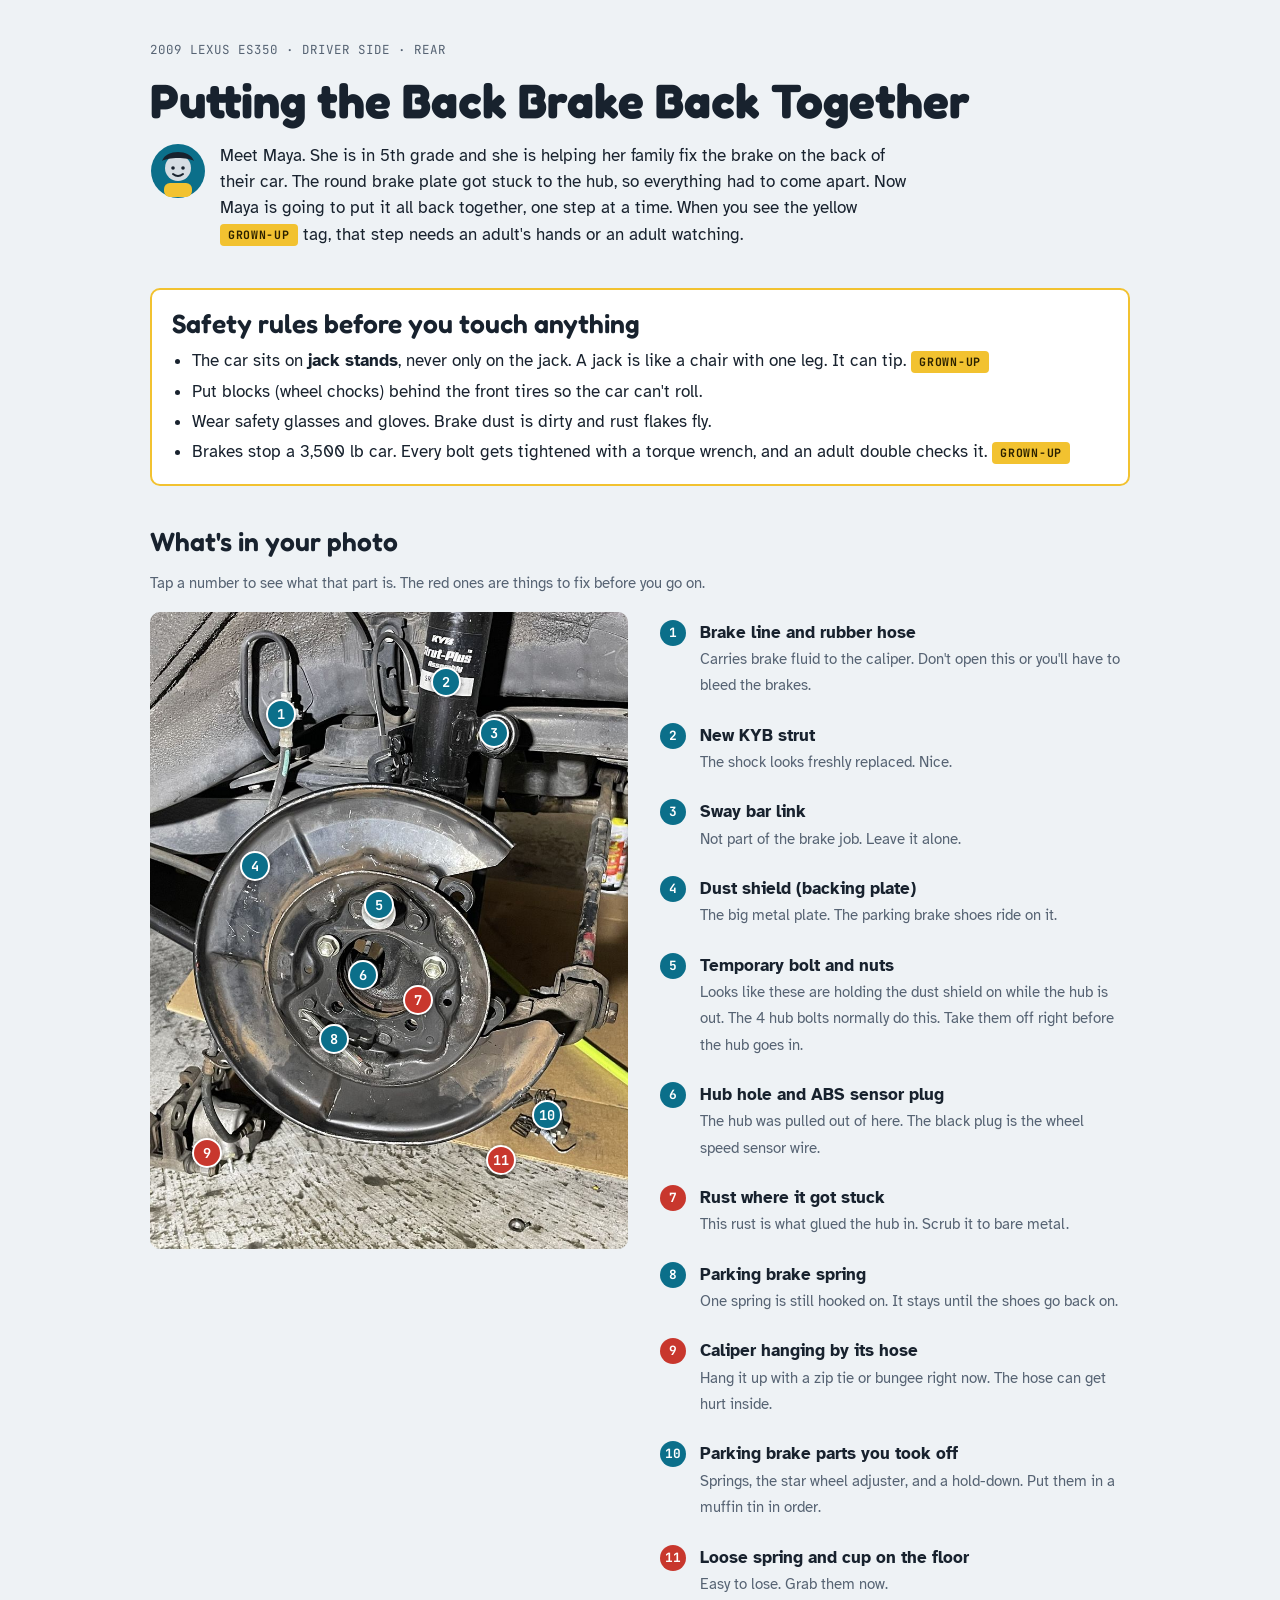
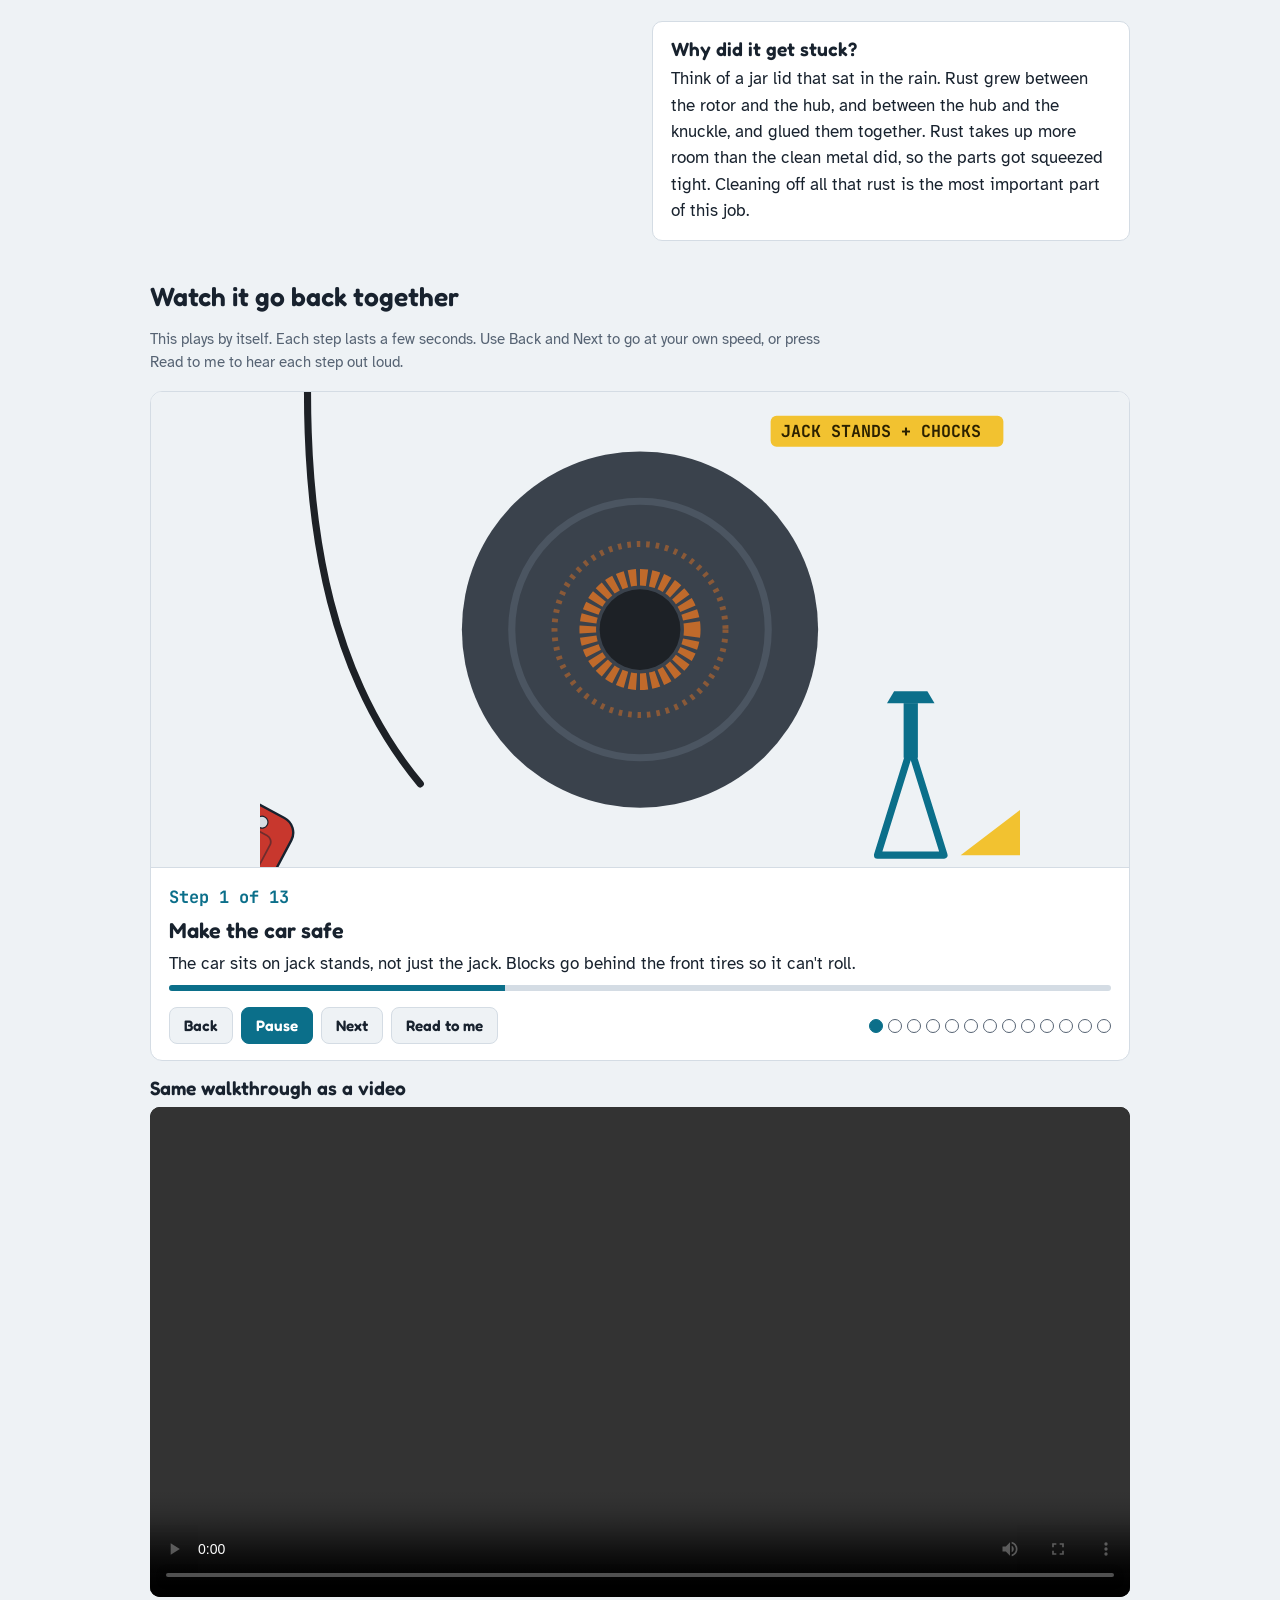
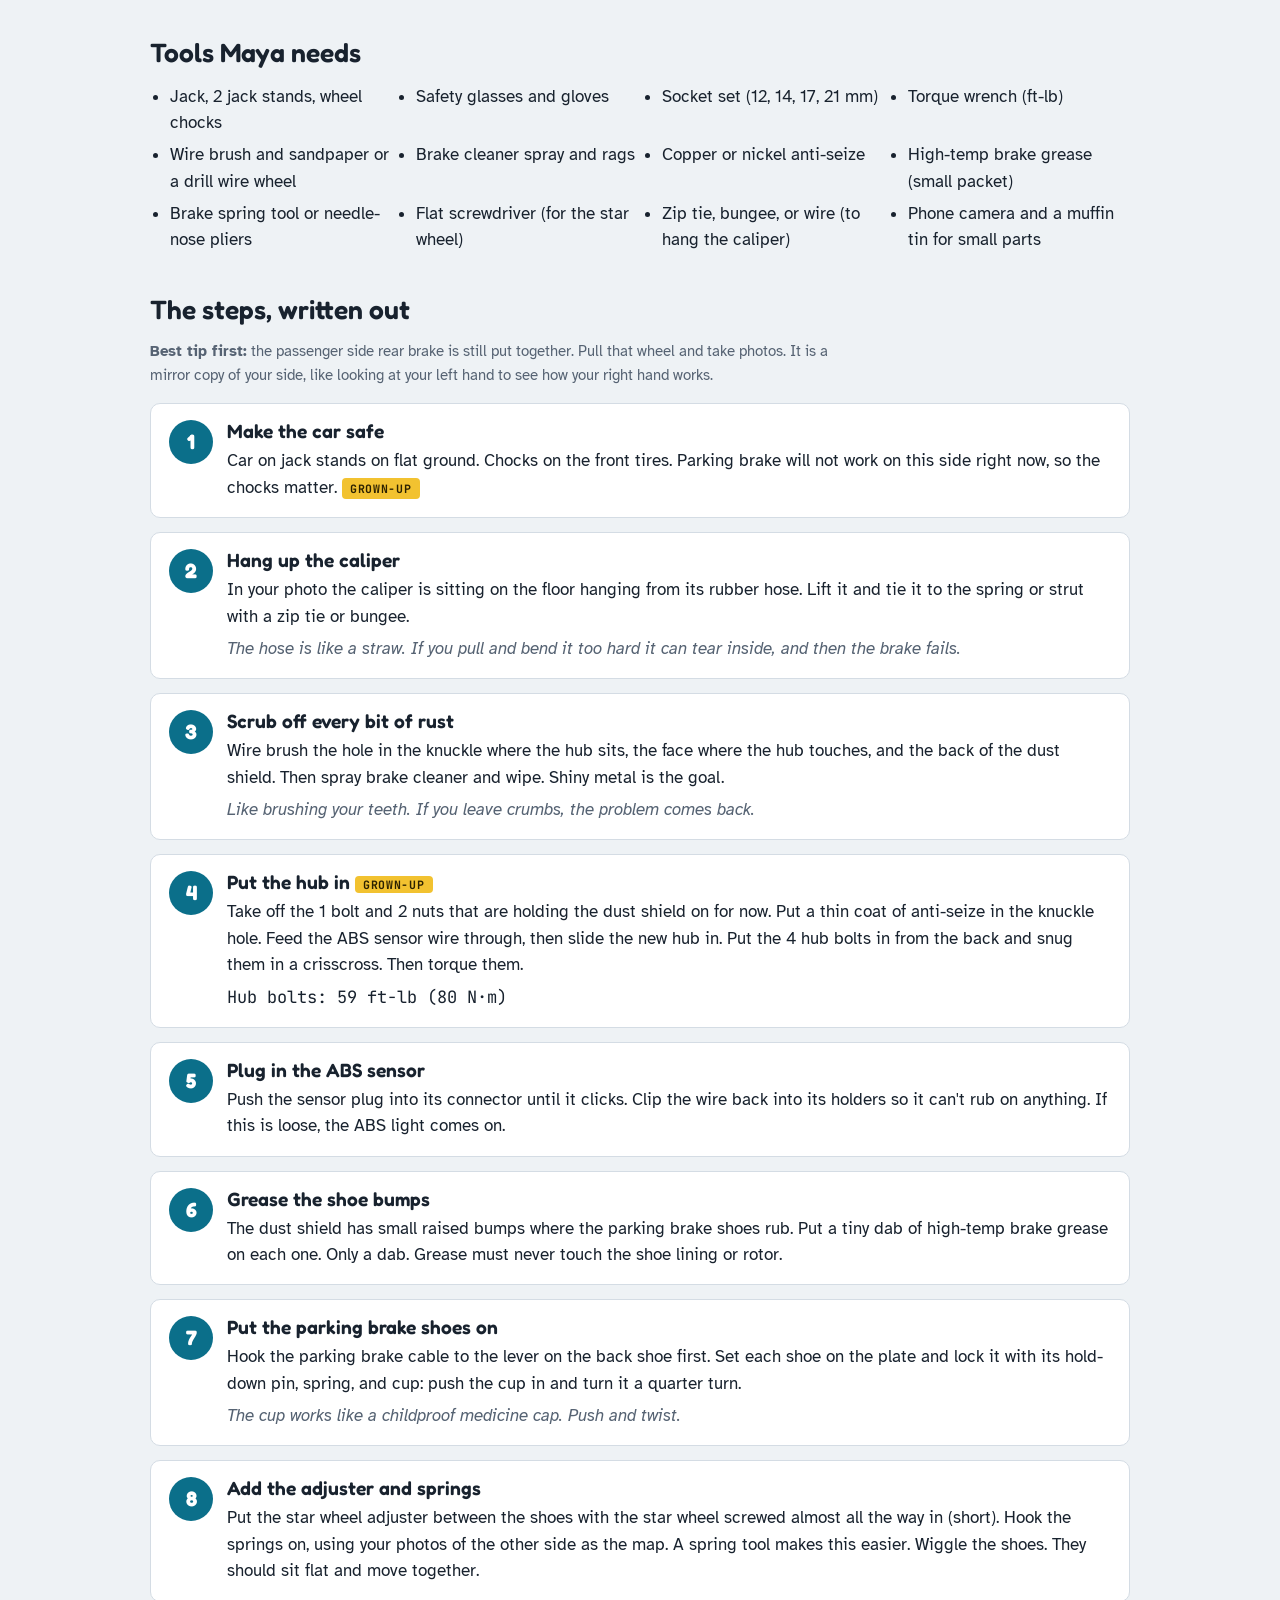
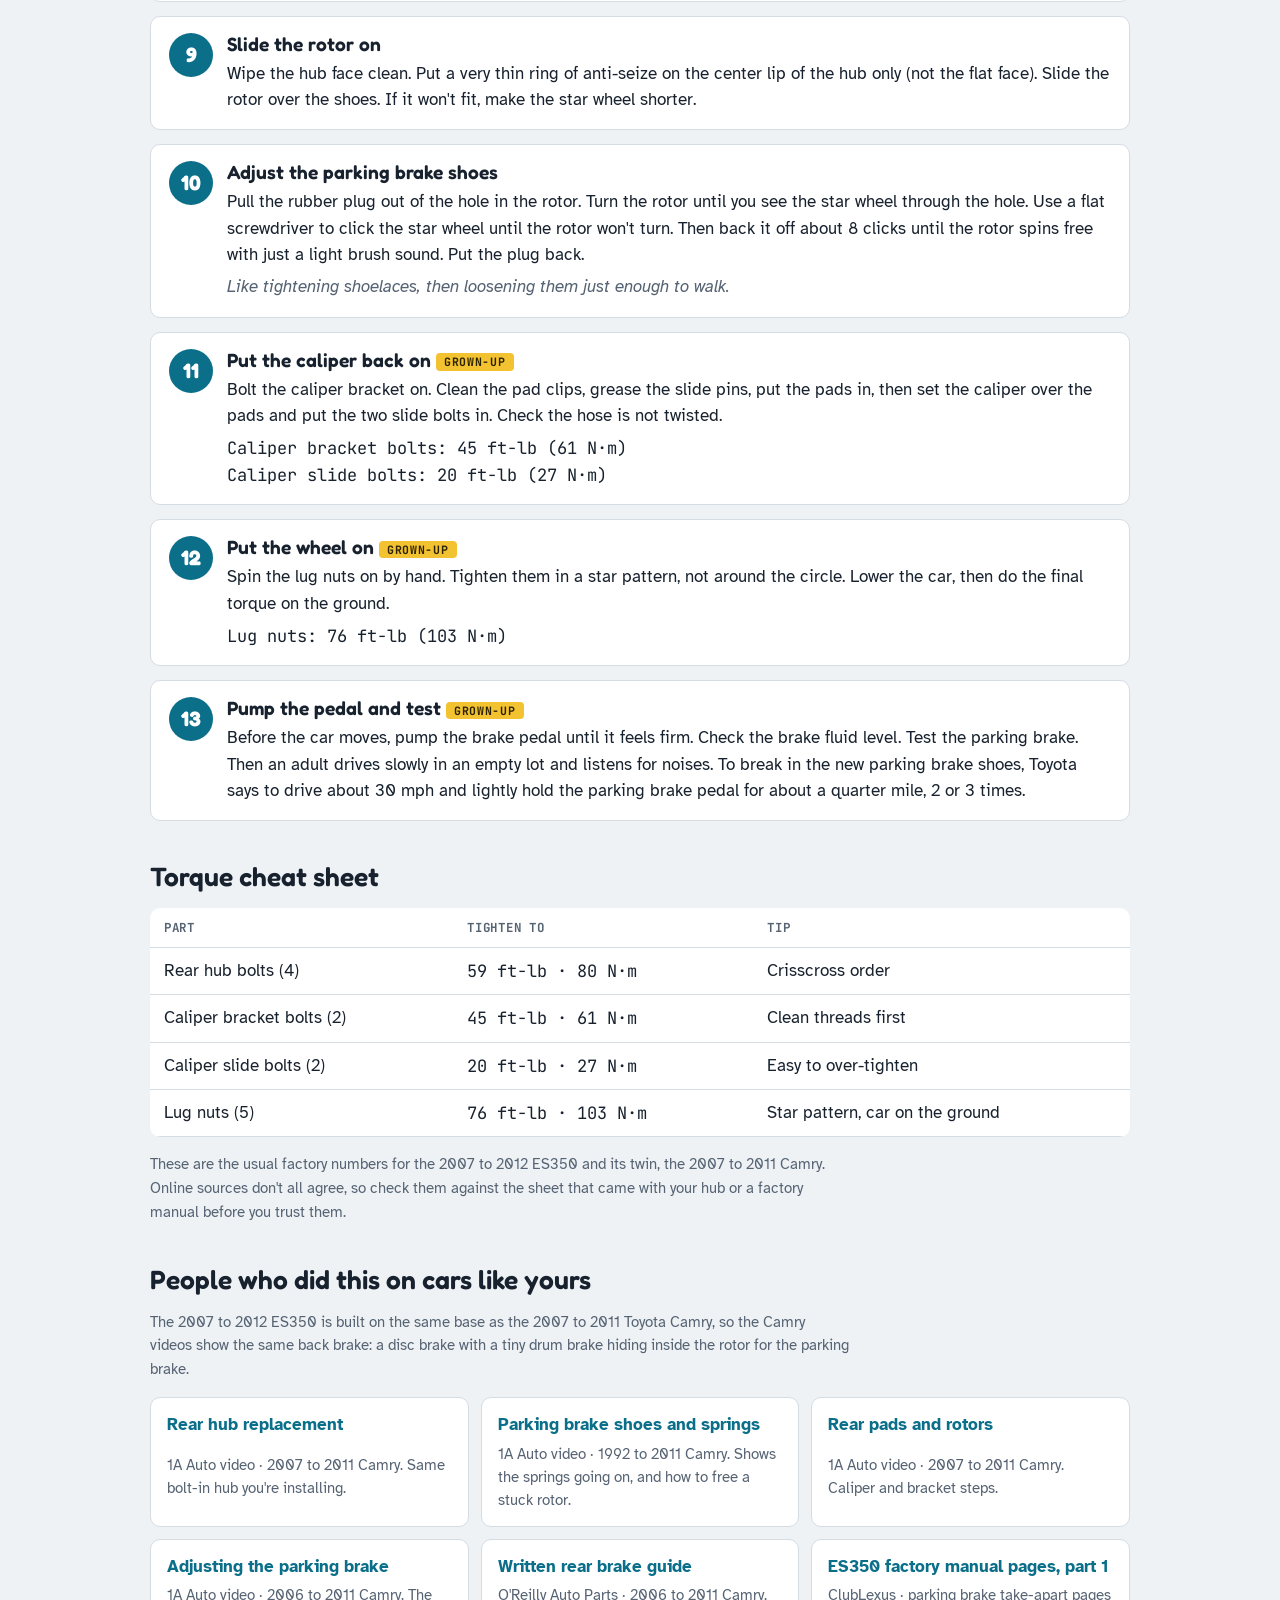
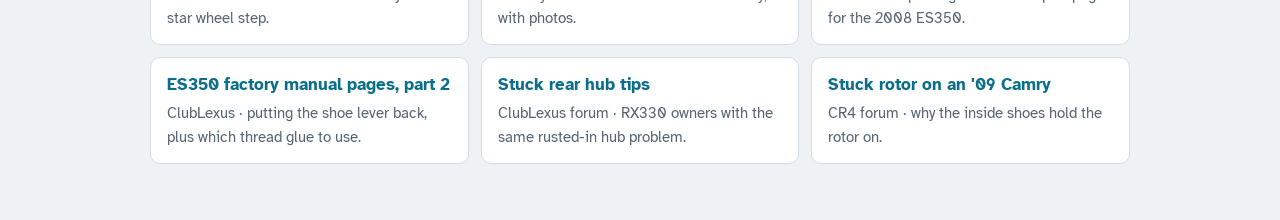
<file: es350-rear-brakes/index.html>
<!doctype html>
<html lang="en">
<head>
<meta charset="utf-8">
<meta name="viewport" content="width=device-width, initial-scale=1, viewport-fit=cover">
<title>ES350 Rear Brake Rebuild</title>
<meta name="claude:viewport-fit-sides" content="cover">
<link rel="preconnect" href="https://fonts.googleapis.com">
<link rel="stylesheet" href="https://fonts.googleapis.com/css2?family=Atkinson+Hyperlegible:wght@400;700&family=Fredoka:wght@500;600;700&family=JetBrains+Mono:wght@500;700&display=swap">
<style>
/* Layout: shop-manual column, photo map + animated stage up top, numbered job cards below */
:root{
  --bg:#eef2f5; --card:#ffffff; --ink:#18222e; --muted:#566373; --line:#d4dce4;
  --accent:#0b6f8a; --accent-ink:#ffffff; --warn:#f2c230; --warn-ink:#2b2100; --stop:#c8372d;
  --plate:#3a424c; --plate2:#4b5561; --steel:#a9b3bd; --steel2:#d6dde3; --rust:#c06a2b; --rotor:#8d969f; --tire:#1d2126;
  --display:"Fredoka", "Trebuchet MS", system-ui, sans-serif;
  --body:"Atkinson Hyperlegible", "Segoe UI", system-ui, sans-serif;
  --mono:"JetBrains Mono", ui-monospace, Menlo, Consolas, monospace;
}
@media (prefers-color-scheme: dark){ :root:not([data-theme="light"]){
  --bg:#11171d; --card:#1a222b; --ink:#e7edf2; --muted:#9fb0bf; --line:#2c3844;
  --accent:#3fb3d1; --accent-ink:#06222b; --warn:#f2c230; --warn-ink:#2b2100; --stop:#ff6b5f;
  --plate:#56606b; --plate2:#6a7581; --steel:#b9c3cc; --steel2:#dfe5ea; --rust:#d9803e; --rotor:#9aa3ac; --tire:#05070a;
  color-scheme:dark }}
:root[data-theme="dark"]{
  --bg:#11171d; --card:#1a222b; --ink:#e7edf2; --muted:#9fb0bf; --line:#2c3844;
  --accent:#3fb3d1; --accent-ink:#06222b; --warn:#f2c230; --warn-ink:#2b2100; --stop:#ff6b5f;
  --plate:#56606b; --plate2:#6a7581; --steel:#b9c3cc; --steel2:#dfe5ea; --rust:#d9803e; --rotor:#9aa3ac; --tire:#05070a;
  color-scheme:dark }
*{box-sizing:border-box}
body{background:var(--bg);color:var(--ink);font-family:var(--body);font-size:17px;line-height:1.55;
  padding-left:max(16px, env(safe-area-inset-left, 0px));padding-right:max(16px, env(safe-area-inset-right, 0px));padding-block:0 48px}
.wrap{max-width:980px;margin:0 auto;display:flex;flex-direction:column;gap:40px}
h1,h2,h3{font-family:var(--display);text-wrap:balance;margin:0;line-height:1.15}
h1{font-size:clamp(2rem,5vw,3rem);font-weight:700}
h2{font-size:1.65rem;font-weight:600}
h3{font-size:1.2rem;font-weight:600}
p{margin:0}
a{color:var(--accent)}
a:focus-visible,button:focus-visible{outline:3px solid var(--warn);outline-offset:2px}
.eyebrow{font-family:var(--mono);font-size:.78rem;letter-spacing:.08em;text-transform:uppercase;color:var(--muted)}
.mono{font-family:var(--mono);font-variant-numeric:tabular-nums}
.grown{display:inline-block;background:var(--warn);color:var(--warn-ink);font-family:var(--mono);font-size:.72rem;font-weight:700;letter-spacing:.06em;
  text-transform:uppercase;padding:2px 8px;border-radius:4px;vertical-align:middle}

/* hero */
header.hero{padding-top:32px;display:grid;gap:14px}
header.hero .lede{max-width:62ch;font-size:1.1rem;color:var(--muted)}
.meet{display:flex;gap:14px;align-items:flex-start;max-width:70ch}
.meet .face{flex:none;width:56px;height:56px}
.meet p{min-width:0}

/* safety strip */
.safety{border:2px solid var(--warn);border-radius:10px;padding:18px 20px;display:grid;gap:10px;background:var(--card)}
.safety ul{margin:0;padding-left:1.2em;display:grid;gap:4px}

/* photo map */
.map{display:grid;grid-template-columns:minmax(0,1fr) minmax(0,1fr);gap:24px;align-items:start}
.photo{position:relative;border-radius:10px;overflow:hidden;max-width:100%}
.photo img{display:block;width:100%;height:auto}
.pin{position:absolute;transform:translate(-50%,-50%);width:30px;height:30px;border-radius:50%;border:2px solid #fff;
  background:var(--accent);color:var(--accent-ink);font:700 .85rem/26px var(--mono);text-align:center;cursor:pointer;padding:0;
  box-shadow:0 1px 4px rgba(0,0,0,.5)}
.pin.bad{background:var(--stop);color:#fff}
.pin.active{background:var(--warn);color:var(--warn-ink)}
.legend{list-style:none;margin:0;padding:0;display:grid;gap:8px}
.legend li{display:grid;grid-template-columns:30px minmax(0,1fr);gap:10px;align-items:start;padding:8px;border-radius:8px;cursor:pointer}
.legend li.active{background:var(--card);outline:2px solid var(--warn)}
.legend .n{width:26px;height:26px;border-radius:50%;background:var(--accent);color:var(--accent-ink);font:700 .8rem/26px var(--mono);text-align:center}
.legend .n.bad{background:var(--stop);color:#fff}
.legend b{display:block}
.legend span{color:var(--muted);font-size:.95rem}
.whyStuck{background:var(--card);border-radius:10px;padding:16px 18px;display:grid;gap:6px;border:1px solid var(--line)}

/* player */
.player{background:var(--card);border:1px solid var(--line);border-radius:12px;overflow:hidden;display:grid}
.stageBox{background:var(--bg);display:flex;justify-content:center;border-bottom:1px solid var(--line)}
svg.stage{width:100%;max-width:760px;height:auto;display:block}
.cap{display:grid;gap:8px;padding:16px 18px}
.cap .row{display:flex;gap:10px;align-items:baseline;flex-wrap:wrap}
.cap .num{font-family:var(--mono);color:var(--accent);font-weight:700}
.cap h3{font-size:1.35rem}
.cap p{max-width:68ch}
.bar{height:6px;background:var(--line);border-radius:3px;overflow:hidden}
.bar i{display:block;height:100%;width:0;background:var(--accent)}
.controls{display:flex;gap:8px;flex-wrap:wrap;align-items:center;padding:0 18px 16px}
.controls button{font:600 .95rem var(--display);border:1px solid var(--line);background:var(--bg);color:var(--ink);border-radius:8px;padding:8px 14px;cursor:pointer}
.controls button.primary{background:var(--accent);color:var(--accent-ink);border-color:var(--accent)}
.dots{display:flex;gap:5px;flex-wrap:wrap;margin-left:auto}
.dots button{width:14px;height:14px;padding:0;border-radius:50%;border:1px solid var(--muted);background:transparent;cursor:pointer}
.dots button.on{background:var(--accent);border-color:var(--accent)}
video{width:100%;max-width:100%;border-radius:10px;display:block;background:#000}

/* svg parts */
.stage text{font-family:var(--mono);font-weight:700}
.lbl{fill:var(--ink);font-size:15px}
.chip rect{fill:var(--warn)} .chip text{fill:var(--warn-ink);font-size:14px}
.layer{opacity:0;transition:opacity .4s}
.layer.on{opacity:1}
.ov{opacity:0;pointer-events:none}
.ov.on{opacity:1}
.enter.drop{animation:drop 1.1s cubic-bezier(.2,.8,.3,1) both}
.enter.fade{animation:fade 1s ease both}
.enter.slideL{animation:slideL 1.1s cubic-bezier(.2,.8,.3,1) both}
.enter.slideR{animation:slideR 1.1s cubic-bezier(.2,.8,.3,1) .35s both}
@keyframes drop{from{opacity:0;transform:scale(1.35)}to{opacity:1;transform:scale(1)}}
@keyframes fade{from{opacity:0}to{opacity:1}}
@keyframes slideL{from{opacity:0;transform:translateX(-120px)}to{opacity:1;transform:none}}
@keyframes slideR{from{opacity:0;transform:translateX(120px)}to{opacity:1;transform:none}}
.scale-c{transform-origin:320px 200px}
#caliper{transition:transform 1.6s cubic-bezier(.3,.7,.3,1);transform-origin:0 0}
#caliper.hang{transform:translate(-95px,150px) rotate(28deg)}
#caliper.tied{transform:translate(-70px,120px) rotate(10deg)}
#hose{transition:d 1.6s}
.ov.on .brush{animation:scrub .5s ease-in-out infinite alternate}
@keyframes scrub{from{transform:translate(-18px,-6px)}to{transform:translate(18px,6px)}}
.ov.on .spin{animation:spin 1.2s linear infinite;transform-box:fill-box;transform-origin:center}
@keyframes spin{to{transform:rotate(360deg)}}
.ov.on .pulse{animation:pulse 1s ease-in-out infinite alternate}
@keyframes pulse{from{opacity:.35}to{opacity:1}}
.ov.on .press{animation:press 1s ease-in-out infinite}
@keyframes press{0%,100%{transform:rotate(0)}50%{transform:rotate(18deg)}}
.rot.turn{animation:spin2 4s linear infinite;transform-origin:320px 200px}
@keyframes spin2{to{transform:rotate(360deg)}}
.lug{opacity:.2}
.ov12 .lug{animation:lugOn .4s ease forwards}
@keyframes lugOn{to{opacity:1}}
.grease.on circle{animation:pulse .8s ease-in-out infinite alternate}

/* job cards */
.tools{display:grid;grid-template-columns:repeat(auto-fit,minmax(220px,1fr));gap:6px 24px;margin:0;padding-left:1.2em}
.steps{list-style:none;margin:0;padding:0;display:grid;gap:14px;counter-reset:s}
.steps li{background:var(--card);border:1px solid var(--line);border-radius:10px;padding:16px 18px;display:grid;grid-template-columns:44px minmax(0,1fr);gap:14px}
.steps li::before{counter-increment:s;content:counter(s);font:700 1.3rem/44px var(--display);width:44px;height:44px;border-radius:50%;
  background:var(--accent);color:var(--accent-ink);text-align:center}
.steps .body{display:grid;gap:6px;min-width:0}
.steps .like{color:var(--muted);font-style:italic}
.steps ul{margin:0;padding-left:1.2em}
.tableWrap{overflow-x:auto}
table{border-collapse:collapse;width:100%;min-width:440px;background:var(--card);border-radius:10px;overflow:hidden}
th,td{text-align:left;padding:10px 14px;border-bottom:1px solid var(--line)}
th{font-family:var(--mono);font-size:.78rem;letter-spacing:.06em;text-transform:uppercase;color:var(--muted)}
td.mono{white-space:nowrap}
.links{display:grid;grid-template-columns:repeat(auto-fit,minmax(280px,1fr));gap:12px}
.links a{display:grid;gap:4px;text-decoration:none;color:var(--ink);background:var(--card);border:1px solid var(--line);border-radius:10px;padding:14px 16px}
.links a:hover{border-color:var(--accent)}
.links b{color:var(--accent)}
.links span{color:var(--muted);font-size:.93rem}
section{display:grid;gap:16px}
.note{color:var(--muted);font-size:.95rem;max-width:70ch}

/* record mode: just the player, sized for 1280x720 video */
body.rec{padding:0;overflow:hidden}
body.rec .wrap>*:not(#walk){display:none}
body.rec .wrap{max-width:none;gap:0}
body.rec #walk>h2,body.rec #walk>.note,body.rec .controls,body.rec #videoBlock{display:none}
body.rec .player{border:0;border-radius:0;grid-template-columns:780px 1fr;height:720px}
body.rec .stageBox{align-items:center;border:0}
body.rec svg.stage{max-width:780px}
body.rec .cap{align-content:center;padding:40px 44px;gap:18px}
body.rec .cap h3{font-size:2.1rem}
body.rec .cap p{font-size:1.3rem}

@media (max-width:760px){ .map{grid-template-columns:1fr} }
@media (prefers-reduced-motion:reduce){ *{animation-duration:.01ms!important;animation-iteration-count:1!important;transition:none!important} }
</style>
</head>
<body>


<div class="wrap">

<header class="hero">
  <div class="eyebrow">2009 Lexus ES350 · driver side · rear</div>
  <h1>Putting the Back Brake Back Together</h1>
  <div class="meet">
    <svg class="face" viewBox="0 0 56 56" aria-hidden="true"><circle cx="28" cy="28" r="27" fill="var(--accent)"/><circle cx="28" cy="25" r="13" fill="var(--steel2)"/><path d="M12 18c4-12 28-12 32 0c-6-4-26-4-32 0z" fill="var(--ink)"/><circle cx="23" cy="25" r="1.8" fill="var(--ink)"/><circle cx="33" cy="25" r="1.8" fill="var(--ink)"/><path d="M23 31q5 4 10 0" stroke="var(--ink)" stroke-width="2" fill="none" stroke-linecap="round"/><rect x="14" y="40" width="28" height="14" rx="6" fill="var(--warn)"/></svg>
    <p>Meet Maya. She is in 5th grade and she is helping her family fix the brake on the back of their car. The round brake plate got stuck to the hub, so everything had to come apart. Now Maya is going to put it all back together, one step at a time. When you see the yellow <span class="grown">Grown-up</span> tag, that step needs an adult's hands or an adult watching.</p>
  </div>
</header>

<section class="safety" aria-labelledby="safeH">
  <h2 id="safeH">Safety rules before you touch anything</h2>
  <ul>
    <li>The car sits on <b>jack stands</b>, never only on the jack. A jack is like a chair with one leg. It can tip. <span class="grown">Grown-up</span></li>
    <li>Put blocks (wheel chocks) behind the front tires so the car can't roll.</li>
    <li>Wear safety glasses and gloves. Brake dust is dirty and rust flakes fly.</li>
    <li>Brakes stop a 3,500 lb car. Every bolt gets tightened with a torque wrench, and an adult double checks it. <span class="grown">Grown-up</span></li>
  </ul>
</section>

<section aria-labelledby="mapH">
  <h2 id="mapH">What's in your photo</h2>
  <p class="note">Tap a number to see what that part is. The red ones are things to fix before you go on.</p>
  <div class="map">
    <div class="photo" id="photo">
      <img src="teardown-photo.jpg" width="900" height="1200" alt="Rear driver side of a 2009 Lexus ES350 with the rotor, hub, and parking brake shoes removed. The dust shield, the knuckle opening with the ABS sensor plug, and the caliper hanging by its hose are visible.">
    </div>
    <div style="display:grid;gap:16px;min-width:0">
      <ol class="legend" id="legend"></ol>
      <div class="whyStuck">
        <h3>Why did it get stuck?</h3>
        <p>Think of a jar lid that sat in the rain. Rust grew between the rotor and the hub, and between the hub and the knuckle, and glued them together. Rust takes up more room than the clean metal did, so the parts got squeezed tight. Cleaning off all that rust is the most important part of this job.</p>
      </div>
    </div>
  </div>
</section>

<section id="walk" aria-labelledby="walkH">
  <h2 id="walkH">Watch it go back together</h2>
  <p class="note">This plays by itself. Each step lasts a few seconds. Use Back and Next to go at your own speed, or press Read to me to hear each step out loud.</p>
  <div class="player">
    <div class="stageBox">
      <svg class="stage" id="stage" viewBox="0 0 640 400" role="img" aria-label="Animated drawing of the brake corner being rebuilt step by step"></svg>
    </div>
    <div class="cap" aria-live="polite">
      <div class="row"><span class="num" id="capNum">Step 1 of 13</span></div>
      <h3 id="capTitle"></h3>
      <p id="capText"></p>
      <div class="bar"><i id="barFill"></i></div>
    </div>
    <div class="controls">
      <button id="prev" type="button">Back</button>
      <button id="play" type="button" class="primary">Pause</button>
      <button id="next" type="button">Next</button>
      <button id="speak" type="button" aria-pressed="false">Read to me</button>
      <div class="dots" id="dots"></div>
    </div>
  </div>
  <div id="videoBlock" style="display:grid;gap:8px">
    <h3>Same walkthrough as a video</h3>
    <video controls preload="metadata" src="walkthrough.mp4"></video>
  </div>
</section>

<section aria-labelledby="toolsH">
  <h2 id="toolsH">Tools Maya needs</h2>
  <ul class="tools">
    <li>Jack, 2 jack stands, wheel chocks</li>
    <li>Safety glasses and gloves</li>
    <li>Socket set (12, 14, 17, 21 mm)</li>
    <li>Torque wrench (ft-lb)</li>
    <li>Wire brush and sandpaper or a drill wire wheel</li>
    <li>Brake cleaner spray and rags</li>
    <li>Copper or nickel anti-seize</li>
    <li>High-temp brake grease (small packet)</li>
    <li>Brake spring tool or needle-nose pliers</li>
    <li>Flat screwdriver (for the star wheel)</li>
    <li>Zip tie, bungee, or wire (to hang the caliper)</li>
    <li>Phone camera and a muffin tin for small parts</li>
  </ul>
</section>

<section aria-labelledby="stepsH">
  <h2 id="stepsH">The steps, written out</h2>
  <p class="note"><b>Best tip first:</b> the passenger side rear brake is still put together. Pull that wheel and take photos. It is a mirror copy of your side, like looking at your left hand to see how your right hand works.</p>
  <ol class="steps">
    <li><div class="body"><h3>Make the car safe</h3>
      <p>Car on jack stands on flat ground. Chocks on the front tires. Parking brake will not work on this side right now, so the chocks matter. <span class="grown">Grown-up</span></p></div></li>
    <li><div class="body"><h3>Hang up the caliper</h3>
      <p>In your photo the caliper is sitting on the floor hanging from its rubber hose. Lift it and tie it to the spring or strut with a zip tie or bungee.</p>
      <p class="like">The hose is like a straw. If you pull and bend it too hard it can tear inside, and then the brake fails.</p></div></li>
    <li><div class="body"><h3>Scrub off every bit of rust</h3>
      <p>Wire brush the hole in the knuckle where the hub sits, the face where the hub touches, and the back of the dust shield. Then spray brake cleaner and wipe. Shiny metal is the goal.</p>
      <p class="like">Like brushing your teeth. If you leave crumbs, the problem comes back.</p></div></li>
    <li><div class="body"><h3>Put the hub in <span class="grown">Grown-up</span></h3>
      <p>Take off the 1 bolt and 2 nuts that are holding the dust shield on for now. Put a thin coat of anti-seize in the knuckle hole. Feed the ABS sensor wire through, then slide the new hub in. Put the 4 hub bolts in from the back and snug them in a crisscross. Then torque them.</p>
      <p class="mono">Hub bolts: 59 ft-lb (80 N·m)</p></div></li>
    <li><div class="body"><h3>Plug in the ABS sensor</h3>
      <p>Push the sensor plug into its connector until it clicks. Clip the wire back into its holders so it can't rub on anything. If this is loose, the ABS light comes on.</p></div></li>
    <li><div class="body"><h3>Grease the shoe bumps</h3>
      <p>The dust shield has small raised bumps where the parking brake shoes rub. Put a tiny dab of high-temp brake grease on each one. Only a dab. Grease must never touch the shoe lining or rotor.</p></div></li>
    <li><div class="body"><h3>Put the parking brake shoes on</h3>
      <p>Hook the parking brake cable to the lever on the back shoe first. Set each shoe on the plate and lock it with its hold-down pin, spring, and cup: push the cup in and turn it a quarter turn.</p>
      <p class="like">The cup works like a childproof medicine cap. Push and twist.</p></div></li>
    <li><div class="body"><h3>Add the adjuster and springs</h3>
      <p>Put the star wheel adjuster between the shoes with the star wheel screwed almost all the way in (short). Hook the springs on, using your photos of the other side as the map. A spring tool makes this easier. Wiggle the shoes. They should sit flat and move together.</p></div></li>
    <li><div class="body"><h3>Slide the rotor on</h3>
      <p>Wipe the hub face clean. Put a very thin ring of anti-seize on the center lip of the hub only (not the flat face). Slide the rotor over the shoes. If it won't fit, make the star wheel shorter.</p></div></li>
    <li><div class="body"><h3>Adjust the parking brake shoes</h3>
      <p>Pull the rubber plug out of the hole in the rotor. Turn the rotor until you see the star wheel through the hole. Use a flat screwdriver to click the star wheel until the rotor won't turn. Then back it off about 8 clicks until the rotor spins free with just a light brush sound. Put the plug back.</p>
      <p class="like">Like tightening shoelaces, then loosening them just enough to walk.</p></div></li>
    <li><div class="body"><h3>Put the caliper back on <span class="grown">Grown-up</span></h3>
      <p>Bolt the caliper bracket on. Clean the pad clips, grease the slide pins, put the pads in, then set the caliper over the pads and put the two slide bolts in. Check the hose is not twisted.</p>
      <p class="mono">Caliper bracket bolts: 45 ft-lb (61 N·m)<br>Caliper slide bolts: 20 ft-lb (27 N·m)</p></div></li>
    <li><div class="body"><h3>Put the wheel on <span class="grown">Grown-up</span></h3>
      <p>Spin the lug nuts on by hand. Tighten them in a star pattern, not around the circle. Lower the car, then do the final torque on the ground.</p>
      <p class="mono">Lug nuts: 76 ft-lb (103 N·m)</p></div></li>
    <li><div class="body"><h3>Pump the pedal and test <span class="grown">Grown-up</span></h3>
      <p>Before the car moves, pump the brake pedal until it feels firm. Check the brake fluid level. Test the parking brake. Then an adult drives slowly in an empty lot and listens for noises. To break in the new parking brake shoes, Toyota says to drive about 30 mph and lightly hold the parking brake pedal for about a quarter mile, 2 or 3 times.</p></div></li>
  </ol>
</section>

<section aria-labelledby="torqueH">
  <h2 id="torqueH">Torque cheat sheet</h2>
  <div class="tableWrap">
  <table>
    <thead><tr><th>Part</th><th>Tighten to</th><th>Tip</th></tr></thead>
    <tbody>
      <tr><td>Rear hub bolts (4)</td><td class="mono">59 ft-lb · 80 N·m</td><td>Crisscross order</td></tr>
      <tr><td>Caliper bracket bolts (2)</td><td class="mono">45 ft-lb · 61 N·m</td><td>Clean threads first</td></tr>
      <tr><td>Caliper slide bolts (2)</td><td class="mono">20 ft-lb · 27 N·m</td><td>Easy to over-tighten</td></tr>
      <tr><td>Lug nuts (5)</td><td class="mono">76 ft-lb · 103 N·m</td><td>Star pattern, car on the ground</td></tr>
    </tbody>
  </table>
  </div>
  <p class="note">These are the usual factory numbers for the 2007 to 2012 ES350 and its twin, the 2007 to 2011 Camry. Online sources don't all agree, so check them against the sheet that came with your hub or a factory manual before you trust them.</p>
</section>

<section aria-labelledby="linksH">
  <h2 id="linksH">People who did this on cars like yours</h2>
  <p class="note">The 2007 to 2012 ES350 is built on the same base as the 2007 to 2011 Toyota Camry, so the Camry videos show the same back brake: a disc brake with a tiny drum brake hiding inside the rotor for the parking brake.</p>
  <div class="links">
    <a href="https://1aauto.com/how-to-replace-rear-wheel-bearing-hub-assemblies-2007-2011-toyota-camry/video/62819" target="_blank" rel="noopener"><b>Rear hub replacement</b><span>1A Auto video · 2007 to 2011 Camry. Same bolt-in hub you're installing.</span></a>
    <a href="https://www.1aauto.com/how-to-replace-parking-brake-shoes-and-hardware-92-11-toyota-camry/video/46591" target="_blank" rel="noopener"><b>Parking brake shoes and springs</b><span>1A Auto video · 1992 to 2011 Camry. Shows the springs going on, and how to free a stuck rotor.</span></a>
    <a href="https://www.1aauto.com/how-to-replace-rear-brakes-pads-rotors-2007-11-toyota-camry/video/50552" target="_blank" rel="noopener"><b>Rear pads and rotors</b><span>1A Auto video · 2007 to 2011 Camry. Caliper and bracket steps.</span></a>
    <a href="https://www.1aauto.com/how-to-adjust-parking-brake-06-11-toyota-camry/video/52353" target="_blank" rel="noopener"><b>Adjusting the parking brake</b><span>1A Auto video · 2006 to 2011 Camry. The star wheel step.</span></a>
    <a href="https://www.oreillyauto.com/how-to-hub/06-11-Camry-rear-brakes-replacement" target="_blank" rel="noopener"><b>Written rear brake guide</b><span>O'Reilly Auto Parts · 2006 to 2011 Camry, with photos.</span></a>
    <a href="https://www.clublexus.com/forums/attachments/es-5th-gen-2007-2012/295545d1377528357-parking-brake-repair-02.pdf" target="_blank" rel="noopener"><b>ES350 factory manual pages, part 1</b><span>ClubLexus · parking brake take-apart pages for the 2008 ES350.</span></a>
    <a href="https://www.clublexus.com/forums/attachments/es-5th-gen-2007-2012/295547d1377528357-parking-brake-repair-04.pdf" target="_blank" rel="noopener"><b>ES350 factory manual pages, part 2</b><span>ClubLexus · putting the shoe lever back, plus which thread glue to use.</span></a>
    <a href="https://clublexus.com/forums/rx-2nd-gen-2004-2009/781368-rear-wheel-hub-bearing-removal-tips-rx330-fwd.html" target="_blank" rel="noopener"><b>Stuck rear hub tips</b><span>ClubLexus forum · RX330 owners with the same rusted-in hub problem.</span></a>
    <a href="https://cr4.globalspec.com/thread/101783/Parking-Brakes-on-09-Camry" target="_blank" rel="noopener"><b>Stuck rotor on an '09 Camry</b><span>CR4 forum · why the inside shoes hold the rotor on.</span></a>
  </div>
</section>

</div>

<script>
(function(){
/* ---------- photo map ---------- */
const PINS=[
 {x:27.5,y:16,t:"Brake line and rubber hose",d:"Carries brake fluid to the caliper. Don't open this or you'll have to bleed the brakes."},
 {x:62,y:11,t:"New KYB strut",d:"The shock looks freshly replaced. Nice."},
 {x:72,y:19,t:"Sway bar link",d:"Not part of the brake job. Leave it alone."},
 {x:22,y:40,t:"Dust shield (backing plate)",d:"The big metal plate. The parking brake shoes ride on it."},
 {x:48,y:46,t:"Temporary bolt and nuts",d:"Looks like these are holding the dust shield on while the hub is out. The 4 hub bolts normally do this. Take them off right before the hub goes in."},
 {x:44.5,y:57,t:"Hub hole and ABS sensor plug",d:"The hub was pulled out of here. The black plug is the wheel speed sensor wire."},
 {x:56,y:61,t:"Rust where it got stuck",d:"This rust is what glued the hub in. Scrub it to bare metal.",bad:1},
 {x:38.5,y:67,t:"Parking brake spring",d:"One spring is still hooked on. It stays until the shoes go back on."},
 {x:12,y:85,t:"Caliper hanging by its hose",d:"Hang it up with a zip tie or bungee right now. The hose can get hurt inside.",bad:1},
 {x:83,y:79,t:"Parking brake parts you took off",d:"Springs, the star wheel adjuster, and a hold-down. Put them in a muffin tin in order."},
 {x:73.5,y:86,t:"Loose spring and cup on the floor",d:"Easy to lose. Grab them now.",bad:1}
];
const photo=document.getElementById('photo'), legend=document.getElementById('legend');
function setActive(i){
  photo.querySelectorAll('.pin').forEach((p,j)=>p.classList.toggle('active',i===j));
  legend.querySelectorAll('li').forEach((l,j)=>l.classList.toggle('active',i===j));
}
PINS.forEach((p,i)=>{
  const b=document.createElement('button');b.type='button';b.className='pin'+(p.bad?' bad':'');b.textContent=i+1;
  b.style.left=p.x+'%';b.style.top=p.y+'%';b.setAttribute('aria-label',(i+1)+': '+p.t);
  b.addEventListener('click',()=>{setActive(i);legend.children[i].scrollIntoView({block:'nearest',behavior:'smooth'})});
  photo.appendChild(b);
  const li=document.createElement('li');
  li.innerHTML='<div class="n'+(p.bad?' bad':'')+'">'+(i+1)+'</div><div><b>'+p.t+'</b><span>'+p.d+'</span></div>';
  li.addEventListener('click',()=>setActive(i));
  legend.appendChild(li);
});

/* ---------- animated stage ---------- */
const NS='http://www.w3.org/2000/svg', C={x:320,y:200};
const svg=document.getElementById('stage');
function el(tag,attrs,parent){const e=document.createElementNS(NS,tag);for(const k in attrs)e.setAttribute(k,attrs[k]);(parent||svg).appendChild(e);return e}
function pt(r,deg){const a=deg*Math.PI/180;return [C.x+r*Math.cos(a),C.y+r*Math.sin(a)]}
function arcBand(r1,r2,a1,a2){const [x1,y1]=pt(r2,a1),[x2,y2]=pt(r2,a2),[x3,y3]=pt(r1,a2),[x4,y4]=pt(r1,a1);const lg=((a2-a1+360)%360)>180?1:0;
  return `M${x1} ${y1}A${r2} ${r2} 0 ${lg} 1 ${x2} ${y2}L${x3} ${y3}A${r1} ${r1} 0 ${lg} 0 ${x4} ${y4}Z`}
function zig(x1,y1,x2,y2,n,amp){const dx=x2-x1,dy=y2-y1,len=Math.hypot(dx,dy),nx=-dy/len,ny=dx/len;let d=`M${x1} ${y1}`;
  for(let i=1;i<n;i++){const t=i/n,s=(i%2?1:-1)*amp;d+=`L${x1+dx*t+nx*s} ${y1+dy*t+ny*s}`}return d+`L${x2} ${y2}`}
function hex(cx,cy,r,parent,fill){let d='';for(let i=0;i<6;i++){const a=Math.PI/3*i;d+=(i?'L':'M')+(cx+r*Math.cos(a))+' '+(cy+r*Math.sin(a))}return el('path',{d:d+'Z',fill:fill||'var(--steel2)',stroke:'var(--plate)','stroke-width':1.5},parent)}
function chip(x,y,txt,parent){const g=el('g',{class:'chip'},parent);const w=txt.length*8.8+20;if(x>200)x=626-w;el('rect',{x:x,y:y,width:w,height:26,rx:5},g);el('text',{x:x+9,y:y+18},g).textContent=txt;return g}
function layer(id,from,anim){const g=el('g',{id:id,class:'layer'+(anim&&anim.includes('drop')?' scale-c':'')});g.dataset.from=from;g.dataset.anim=anim||'fade';return g}
function overlay(step){const g=el('g',{class:'ov ov'+step});g.dataset.step=step;return g}

// backing plate (always on)
const base=el('g',{});
el('circle',{cx:C.x,cy:C.y,r:150,fill:'var(--plate)'},base);
el('circle',{cx:C.x,cy:C.y,r:108,fill:'none',stroke:'var(--plate2)','stroke-width':6},base);
el('circle',{cx:C.x,cy:C.y,r:34,fill:'var(--tire)'},base);
// hose from top-left
const hose=el('path',{id:'hose',d:'M40 0 C 40 120, 60 240, 135 330',fill:'none',stroke:'var(--tire)','stroke-width':6,'stroke-linecap':'round'});

// rust ring (on until scrubbed)
const rust=el('g',{id:'rust'});
el('circle',{cx:C.x,cy:C.y,r:44,fill:'none',stroke:'var(--rust)','stroke-width':14,'stroke-dasharray':'6 3'},rust);
el('circle',{cx:C.x,cy:C.y,r:72,fill:'none',stroke:'var(--rust)','stroke-width':5,opacity:.6,'stroke-dasharray':'3 5'},rust);

// hub bolts (behind) + hub
const hub=layer('hub',4,'drop');
el('circle',{cx:C.x,cy:C.y,r:62,fill:'var(--steel)',stroke:'var(--plate)','stroke-width':2},hub);
el('circle',{cx:C.x,cy:C.y,r:24,fill:'var(--steel2)',stroke:'var(--plate)','stroke-width':2},hub);
const studs=[];for(let i=0;i<5;i++){const [x,y]=pt(42,-90+i*72);studs.push([x,y]);el('circle',{cx:x,cy:y,r:5.5,fill:'var(--steel2)',stroke:'var(--plate)','stroke-width':1.5},hub)}
// ABS
const abs=layer('abs',5,'fade');
el('path',{d:`M${C.x+20} ${C.y+40} C 400 300, 450 320, 492 352`,fill:'none',stroke:'var(--tire)','stroke-width':4},abs);
el('rect',{x:486,y:340,width:30,height:20,rx:4,fill:'var(--ink)'},abs);
el('rect',{x:518,y:338,width:34,height:24,rx:4,fill:'var(--plate2)',stroke:'var(--ink)','stroke-width':1.5},abs);
// grease dots
const grease=layer('grease',6,'fade');grease.classList.add('grease');
[25,90,155,205,270,335].forEach(a=>{const [x,y]=pt(118,a);el('circle',{cx:x,cy:y,r:7,fill:'var(--warn)',stroke:'var(--warn-ink)','stroke-width':1},grease)});
// shoes
const shoeL=layer('shoeL',7,'slideL'), shoeR=layer('shoeR',7,'slideR');
el('path',{d:arcBand(100,124,104,256),fill:'var(--steel)',stroke:'var(--plate)','stroke-width':2},shoeL);
el('path',{d:arcBand(124,134,108,252),fill:'var(--tire)'},shoeL);
el('path',{d:arcBand(100,124,284,436),fill:'var(--steel)',stroke:'var(--plate)','stroke-width':2},shoeR);
el('path',{d:arcBand(124,134,288,432),fill:'var(--tire)'},shoeR);
[[180,shoeL],[0,shoeR]].forEach(([a,g])=>{const [x,y]=pt(112,a);el('circle',{cx:x,cy:y,r:8,fill:'var(--steel2)',stroke:'var(--ink)','stroke-width':2},g);el('circle',{cx:x,cy:y,r:3,fill:'var(--ink)'},g)});
// lever on rear shoe
el('rect',{x:C.x+96,y:C.y-60,width:10,height:90,rx:3,fill:'var(--plate2)',stroke:'var(--ink)','stroke-width':1.5},shoeR);
// springs + adjuster
const springs=layer('springs',8,'fade');
let [a1x,a1y]=pt(108,-100),[a2x,a2y]=pt(108,-80);
el('path',{d:zig(a1x,a1y,a2x,a2y,10,6),fill:'none',stroke:'var(--accent)','stroke-width':3},springs);
[a1x,a1y]=pt(104,98);[a2x,a2y]=pt(104,82);
el('rect',{x:C.x-30,y:C.y+92,width:60,height:12,rx:3,fill:'var(--steel2)',stroke:'var(--ink)','stroke-width':1.5},springs);
const star=el('g',{},springs);for(let i=0;i<12;i++){el('rect',{x:-2,y:-11,width:4,height:22,fill:'var(--warn)',transform:`translate(${C.x} ${C.y+98}) rotate(${i*15})`},star)}
el('circle',{cx:C.x,cy:C.y+98,r:6,fill:'var(--ink)'},springs);
el('path',{d:zig(C.x-40,C.y+80,C.x+40,C.y+80,12,5),fill:'none',stroke:'var(--accent)','stroke-width':3},springs);

// rotor
const rotor=layer('rotor',9,'drop');
const rot=el('g',{class:'rot',id:'rotSpin'},rotor);
el('circle',{cx:C.x,cy:C.y,r:146,fill:'var(--rotor)',stroke:'var(--plate)','stroke-width':2},rot);
for(let r=80;r<=140;r+=12)el('circle',{cx:C.x,cy:C.y,r:r,fill:'none',stroke:'var(--steel)','stroke-width':1,opacity:.6},rot);
el('circle',{cx:C.x,cy:C.y,r:74,fill:'var(--steel)',stroke:'var(--plate)','stroke-width':2},rot);
el('circle',{cx:C.x,cy:C.y,r:24,fill:'var(--steel2)',stroke:'var(--plate)','stroke-width':2},rot);
studs.forEach(([x,y])=>el('circle',{cx:x,cy:y,r:5.5,fill:'var(--steel2)',stroke:'var(--plate)','stroke-width':1.5},rot));
el('circle',{cx:C.x,cy:C.y+60,r:7,fill:'var(--tire)'},rot);

// caliper (always visible, moves)
const cal=el('g',{id:'caliper',class:'hang'});
el('rect',{x:156,y:130,width:58,height:140,rx:14,fill:'var(--stop)',stroke:'var(--ink)','stroke-width':2},cal);
el('rect',{x:170,y:150,width:30,height:100,rx:6,fill:'none',stroke:'var(--ink)','stroke-width':1.5,opacity:.5},cal);
el('circle',{cx:185,cy:142,r:5,fill:'var(--steel2)',stroke:'var(--ink)'},cal);
el('circle',{cx:185,cy:258,r:5,fill:'var(--steel2)',stroke:'var(--ink)'},cal);
// tie wire
const tie=layer('tie',2,'fade');
el('path',{d:'M8 0 C 12 120, 60 180, 110 250',fill:'none',stroke:'var(--warn)','stroke-width':3,'stroke-dasharray':'6 4'},tie);

// wheel
const wheel=layer('wheel',12,'drop');
el('circle',{cx:C.x,cy:C.y,r:178,fill:'none',stroke:'var(--tire)','stroke-width':40},wheel);
el('circle',{cx:C.x,cy:C.y,r:156,fill:'none',stroke:'var(--steel2)','stroke-width':8},wheel);
for(let i=0;i<10;i++){const [x1,y1]=pt(56,i*36+18),[x2,y2]=pt(152,i*36+18);el('line',{x1,y1,x2,y2,stroke:'var(--steel2)','stroke-width':10,'stroke-linecap':'round'},wheel)}
el('circle',{cx:C.x,cy:C.y,r:56,fill:'var(--steel2)',stroke:'var(--plate)','stroke-width':2},wheel);
el('circle',{cx:C.x,cy:C.y,r:20,fill:'var(--steel)'},wheel);

// ---- overlays ----
let g=overlay(1); // jack stand + chock
el('path',{d:'M520 390 L548 300 L576 390 Z',fill:'none',stroke:'var(--accent)','stroke-width':6,'stroke-linejoin':'round'},g);
el('rect',{x:542,y:262,width:12,height:46,fill:'var(--accent)'},g);
el('path',{d:'M528 262 h40 l-6 -10 h-28 z',fill:'var(--accent)'},g);
el('path',{d:'M590 390 L640 390 L640 352 Z',fill:'var(--warn)'},g);
chip(470,20,'JACK STANDS + CHOCKS',g);
g=overlay(2); chip(20,360,'NEVER HANG IT BY THE HOSE',g);
g=overlay(3); const br=el('g',{class:'brush'},g);
el('rect',{x:330,y:150,width:110,height:22,rx:5,fill:'var(--warn)',stroke:'var(--ink)','stroke-width':2,transform:'rotate(-25 385 161)'},br);
for(let i=0;i<9;i++)el('line',{x1:338+i*11,y1:174,x2:338+i*11,y2:186,stroke:'var(--ink)','stroke-width':2,transform:'rotate(-25 385 161)'},br);
chip(450,20,'SCRUB TO BARE METAL',g);
g=overlay(4); [45,135,225,315].forEach(a=>{const [x,y]=pt(54,a);const h=hex(x,y,8,g,'var(--warn)');h.classList.add('spin')}); chip(460,20,'4 BOLTS · 59 FT-LB',g);
g=overlay(5); el('text',{x:500,y:325,class:'lbl pulse'},g).textContent='CLICK!'; chip(470,20,'PLUG IN ABS',g);
g=overlay(6); chip(440,20,'TINY DAB ON EACH BUMP',g);
g=overlay(7); chip(440,20,'PUSH + QUARTER TURN',g);
g=overlay(8); chip(410,20,'USE OTHER SIDE AS A MAP',g);
g=overlay(9); el('path',{d:'M560 200 h-50 m12 -12 l-12 12 l12 12',fill:'none',stroke:'var(--accent)','stroke-width':5,'stroke-linecap':'round'},g); chip(450,20,'SLIDE OVER SHOES',g);
g=overlay(10); el('path',{d:'M480 90 A 190 190 0 0 1 510 250',fill:'none',stroke:'var(--accent)','stroke-width':5,'stroke-linecap':'round'},g);
el('path',{d:'M498 236 l12 14 l6 -18',fill:'none',stroke:'var(--accent)','stroke-width':5,'stroke-linecap':'round'},g);
chip(410,20,'TIGHT, THEN BACK 8 CLICKS',g);
g=overlay(11); chip(20,20,'BRACKET 45 FT-LB',g); chip(20,52,'SLIDE BOLTS 20 FT-LB',g);
g=overlay(12); [0,2,4,1,3].forEach((idx,order)=>{const [x,y]=studs[idx];const h=hex(x,y,9,g,'var(--warn)');h.classList.add('lug');h.style.animationDelay=(0.9+order*0.6)+'s';
  const [tx,ty]=pt(84,-90+idx*72);const t=el('text',{x:tx-5,y:ty+5,class:'lbl lug'},g);t.textContent=order+1;t.style.animationDelay=(0.9+order*0.6)+'s'}); chip(440,20,'STAR PATTERN · 76 FT-LB',g);
g=overlay(13); const ped=el('g',{class:'press',style:'transform-origin:560px 230px'},g);
el('line',{x1:560,y1:230,x2:560,y2:330,stroke:'var(--ink)','stroke-width':8,'stroke-linecap':'round'},ped);
el('rect',{x:536,y:326,width:48,height:18,rx:5,fill:'var(--accent)'},ped);
chip(430,20,'PUMP UNTIL FIRM',g);

/* ---------- steps ---------- */
const STEPS=[
 ["Make the car safe","The car sits on jack stands, not just the jack. Blocks go behind the front tires so it can't roll."],
 ["Hang up the caliper","Lift the caliper off the floor and tie it up. The rubber hose is like a straw. Pull it too hard and it can tear inside."],
 ["Scrub off the rust","Rust is what glued the hub in, like a jar lid stuck after the rain. Wire brush it until the metal shines, then spray it clean."],
 ["Put the new hub in","Slide the hub into the clean hole. Four bolts go in from the back. Tighten them in a crisscross, then a grown-up torques them to 59 foot-pounds."],
 ["Plug in the ABS sensor","Push the plug in until you hear a click. Clip the wire so it can't rub. A loose plug turns on the ABS light."],
 ["Grease the shoe bumps","Put a tiny dab of brake grease on each raised bump on the plate. Just a dab. Keep grease off the brake parts that grab."],
 ["Put the shoes on","Hook the cable to the lever first. Then each shoe gets a hold-down pin and cup. Push and twist, like a medicine cap."],
 ["Add the adjuster and springs","The star wheel goes between the shoes, screwed in short. Hook on the springs. Look at photos of the other side as your map."],
 ["Slide the rotor on","Clean the hub face. A thin ring of anti-seize goes on the center lip only. Slide the rotor over the shoes."],
 ["Adjust the parking brake","Through the hole in the rotor, click the star wheel until the rotor stops. Then back it off about 8 clicks so it spins free. Like shoelaces: tight, then a little loose."],
 ["Put the caliper back","Bolt the bracket on at 45 foot-pounds. Pads in, caliper over them, slide bolts at 20 foot-pounds. Make sure the hose is not twisted."],
 ["Put the wheel on","Spin the nuts on by hand, then tighten them in a star pattern. Final torque is 76 foot-pounds with the car on the ground."],
 ["Pump the pedal and test","Before the car moves, pump the brake pedal until it feels firm. Check the fluid. Then a grown-up test drives slowly in an empty lot."]
];
const N=STEPS.length, DUR=7000;
const layers=[...svg.querySelectorAll('.layer')], ovs=[...svg.querySelectorAll('.ov')];
const capNum=document.getElementById('capNum'),capTitle=document.getElementById('capTitle'),capText=document.getElementById('capText'),bar=document.getElementById('barFill');
const dots=document.getElementById('dots'),playBtn=document.getElementById('play'),speakBtn=document.getElementById('speak');
STEPS.forEach((s,i)=>{const d=document.createElement('button');d.type='button';d.setAttribute('aria-label','Step '+(i+1)+': '+s[0]);d.addEventListener('click',()=>go(i,true));dots.appendChild(d)});
let cur=0, playing=!matchMedia('(prefers-reduced-motion: reduce)').matches, t0=0, raf=0, speaking=false;

function render(i){
  const step=i+1;
  layers.forEach(l=>{const from=+l.dataset.from;const on=step>=from;l.classList.toggle('on',on);
    l.classList.remove('enter','drop','fade','slideL','slideR');
    if(on&&step===from){void l.getBBox();l.classList.add('enter',l.dataset.anim)}});
  ovs.forEach(o=>{const on=+o.dataset.step===step;o.classList.remove('on');if(on){void o.getBBox();o.classList.add('on')}});
  document.getElementById('rust').style.opacity=step<3?1:(step===3?0.25:0);
  document.getElementById('rust').style.transition=step===3?'opacity 5s ease 1s':'none';
  const c=document.getElementById('caliper');c.classList.toggle('hang',step<2);c.classList.toggle('tied',step>=2&&step<11);
  document.getElementById('hose').setAttribute('d',step>=11?'M40 0 C 60 60, 120 110, 140 160':(step>=2?'M40 0 C 40 100, 60 200, 112 290':'M40 0 C 40 120, 60 240, 135 330'));
  document.getElementById('rotSpin').classList.toggle('turn',step===10);
  capNum.textContent='Step '+step+' of '+N;capTitle.textContent=STEPS[i][0];capText.textContent=STEPS[i][1];
  [...dots.children].forEach((d,j)=>d.classList.toggle('on',j===i));
  if(speaking)say(i);
}
function go(i,user){cur=(i+N)%N;t0=performance.now();render(cur);if(user&&!playing)bar.style.width='0%'}
function tick(now){if(playing){const p=Math.min(1,(now-t0)/DUR);bar.style.width=(p*100)+'%';if(p>=1){if(cur===N-1&&document.body.classList.contains('rec')){playing=false;window.__done=true}else go(cur+1)}}raf=requestAnimationFrame(tick)}
playBtn.addEventListener('click',()=>{playing=!playing;playBtn.textContent=playing?'Pause':'Play';if(playing)t0=performance.now()-(parseFloat(bar.style.width)||0)/100*DUR});
document.getElementById('prev').addEventListener('click',()=>go(cur-1,true));
document.getElementById('next').addEventListener('click',()=>go(cur+1,true));
function say(i){try{speechSynthesis.cancel();const u=new SpeechSynthesisUtterance(STEPS[i][0]+'. '+STEPS[i][1]);u.rate=.95;speechSynthesis.speak(u)}catch(e){}}
speakBtn.addEventListener('click',()=>{speaking=!speaking;speakBtn.setAttribute('aria-pressed',speaking);speakBtn.textContent=speaking?'Stop reading':'Read to me';if(speaking)say(cur);else{try{speechSynthesis.cancel()}catch(e){}}});
if(location.hash==='#rec'){document.body.classList.add('rec');playing=false;window.__start=()=>{playing=true;go(0)}}
playBtn.textContent=playing?'Pause':'Play';
go(0);requestAnimationFrame(tick);
})();
</script>

</body>
</html>
</file>
<file: styles.css>
body {
    font-family: 'Roboto', sans-serif;
    margin: 0;
    padding: 0;
    color: #333;
    background-color: #f8f9fa;
}

header {
    background-color: #007bff;
    color: white;
    text-align: center;
    padding: 2rem 1rem;
}

header h1 {
    margin: 0;
    font-size: 2.5rem;
}

header p {
    font-size: 1.25rem;
    margin: 0.5rem 0 0;
}

section {
    padding: 2rem 1rem;
    margin: 0 auto;
    max-width: 900px;
}

section#introduction {
    background-color: #fff;
    padding: 2rem;
    border-radius: 8px;
    box-shadow: 0 2px 5px rgba(0, 0, 0, 0.1);
}

section#case-studies {
    background-color: #fff;
    padding: 2rem;
    border-radius: 8px;
    box-shadow: 0 2px 5px rgba(0, 0, 0, 0.1);
    margin-top: 2rem;
}

.case-study {
    background-color: #e9ecef;
    padding: 1.5rem;
    border-radius: 8px;
    margin-bottom: 1.5rem;
    box-shadow: 0 2px 5px rgba(0, 0, 0, 0.1);
}

footer {
    text-align: center;
    padding: 1rem;
    background-color: #007bff;
    color: white;
    position: fixed;
    bottom: 0;
    width: 100%;
}
</file>
